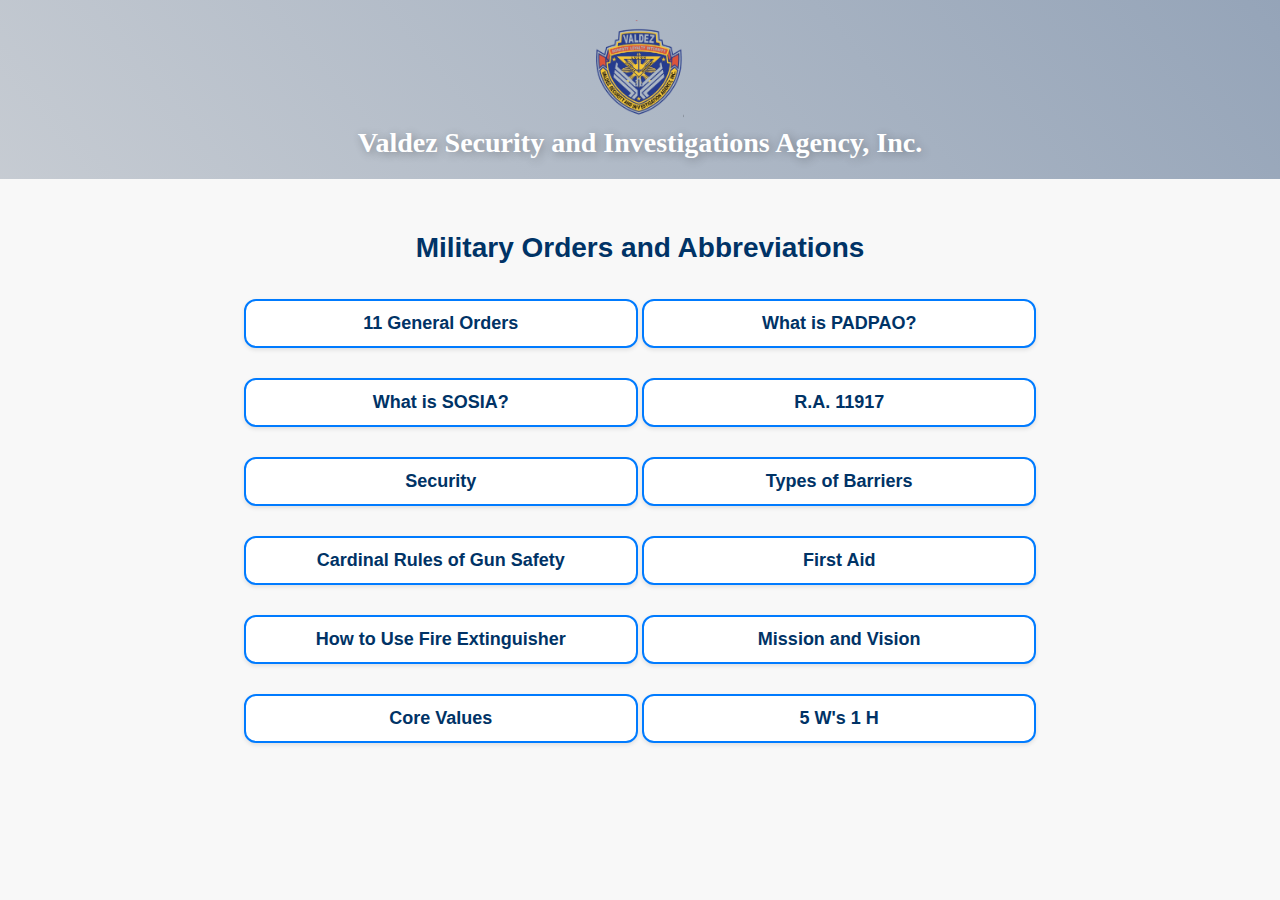
<file: index.html>
<!DOCTYPE html>
<html lang="en">
<head>
    <meta charset="UTF-8">
    <meta name="viewport" content="width=device-width, initial-scale=1.0">
    <title>Security Guard Recitation</title>
    <style>
        /* General Body Styles */
        body {
            font-family: 'Arial', sans-serif;
            margin: 0;
            padding: 0;
            background-color: #f8f8f8;
            color: #333;
            box-sizing: border-box;
        }

        /* Header Section */
        header {
            color: white;
            text-align: center;
            padding: 20px 0;
            animation: gradientAnimation 15s infinite alternate;
            background: linear-gradient(50deg, #E0E0E0, #4C6A92, #F3E2A9);
            background-size: 600% 600%;
            display: flex;
            flex-direction: column;
            align-items: center;
        }

        header img {
            width: 100px;
            height: auto;
            margin-bottom: 5px;
        }

        header h1 {
            font-family: 'Times New Roman', serif;
            font-size: 28px;
            font-weight: bold;
            text-shadow: 2px 2px 10px rgba(0, 0, 0, 0.3);
            color: #ffffff;
            margin: 0;
        }

        main {
            text-align: center;
            padding: 30px 20px;
            max-width: 800px;
            margin: 0 auto;
        }

        h2 {
            font-size: 28px;
            color: #003366;
            margin-bottom: 20px;
            font-weight: 700;
        }

        .title {
            font-size: 18px;
            font-weight: bold;
            cursor: pointer;
            color: #003366;
            margin: 15px 0;
            padding: 12px 20px;
            background-color: #ffffff;
            border: 2px solid #007BFF;
            border-radius: 12px;
            width: 80%;
            max-width: 350px;
            transition: all 0.3s ease-in-out;
            box-shadow: 0 2px 4px rgba(0, 0, 0, 0.1);
            display: inline-block;
        }

        .title:hover {
            background-color: #007BFF;
            color: white;
            border-color: #0056b3;
            transform: scale(1.03);
        }

        .title:active {
            background-color: #0056b3;
            border-color: #003366;
            transform: scale(1.02);
        }

        .page-transition {
            opacity: 1;
            transition: opacity 1s ease-in-out;
        }

        .page-transition.fade {
            opacity: 0;
        }

        @keyframes gradientAnimation {
            0% {
                background-position: 0% 50%;
            }
            50% {
                background-position: 100% 50%;
            }
            100% {
                background-position: 0% 50%;
            }
        }

        .back-btn {
            background-color: #007BFF;
            color: white;
            border: none;
            padding: 10px 20px;
            cursor: pointer;
            border-radius: 5px;
            margin-top: 30px;
            font-size: 16px;
            transition: background-color 0.3s;
        }

        .back-btn:hover {
            background-color: #0056b3;
        }

        @media (max-width: 768px) {
            header h1 {
                font-size: 24px;
            }

            header img {
                width: 80px;
            }

            .title {
                font-size: 16px;
                padding: 10px 15px;
                width: 90%;
            }

            h2 {
                font-size: 24px;
            }

            .back-btn {
                font-size: 14px;
                padding: 8px 15px;
            }
        }
    </style>
</head>
<body>

    <header>
        <a href="https://valdezsecurity.com/" target="_blank">
            <img src="Images/Valdez_Logo-removebg-preview.png" alt="VSIAI Logo">
        </a>
        <h1>Valdez Security and Investigations Agency, Inc.</h1>
    </header>

    <main>
        <h2>Military Orders and Abbreviations</h2>

        <!-- Clickable Titles -->
        <div class="title" id="general-orders" onclick="redirectWithTransition('general-orders')">11 General Orders</div>
        <div class="title" id="padpao" onclick="redirectWithTransition('padpao')">What is PADPAO?</div>
        <div class="title" id="sosia" onclick="redirectWithTransition('sosia')">What is SOSIA?</div>
        <div class="title" id="ra11917" onclick="redirectWithTransition('ra11917')">R.A. 11917</div>
        <div class="title" id="security" onclick="redirectWithTransition('security')">Security</div>
        <div class="title" id="typesofbarriers" onclick="redirectWithTransition('typesofbarriers')">Types of Barriers</div>
        <div class="title" id="cardinalrulesofgunsafety" onclick="redirectWithTransition('cardinalrulesofgunsafety')">Cardinal Rules of Gun Safety</div>
        <div class="title" id="firstaid" onclick="redirectWithTransition('firstaid')">First Aid</div>
        <div class="title" id="fireextinguisher" onclick="redirectWithTransition('fireextinguisher')">How to Use Fire Extinguisher</div>
        <div class="title" id="mission-and-vision" onclick="redirectWithTransition('mission-and-vision')">Mission and Vision</div>
        <div class="title" id="core-values" onclick="redirectWithTransition('core-values')">Core Values</div>

        <!-- New Link to 5W1H -->
        <div class="title" id="5w1h" onclick="redirectWithTransition('5w1h')">5 W's 1 H</div>
    </main>

    <script>
        function redirectWithTransition(page) {
            var titleElement = document.getElementById(page);
            titleElement.classList.add('fade-out');

            setTimeout(function() {
                const pages = {
                    'general-orders': 'general-orders.html',
                    'padpao': 'padpao.html',
                    'sosia': 'sosia.html',
                    'ra11917': 'ra11917.html',
                    'security': 'security.html',
                    'typesofbarriers': 'typesofbarriers.html',
                    'cardinalrulesofgunsafety': 'cardinalrulesofgunsafety.html',
                    'firstaid': 'firstaid.html',
                    'fireextinguisher': 'fireextinguisher.html',
                    'mission-and-vision': 'missionandvision.html',
                    'core-values': 'corevalues.html',
                    '5w1h': '5w1h.html'  // Path to the new page
                };

                if (pages[page]) {
                    window.location.href = pages[page];
                } else {
                    console.error("Page not found: " + page);
                }
            }, 300);
        }
    </script>

</body>
</html>
</file>
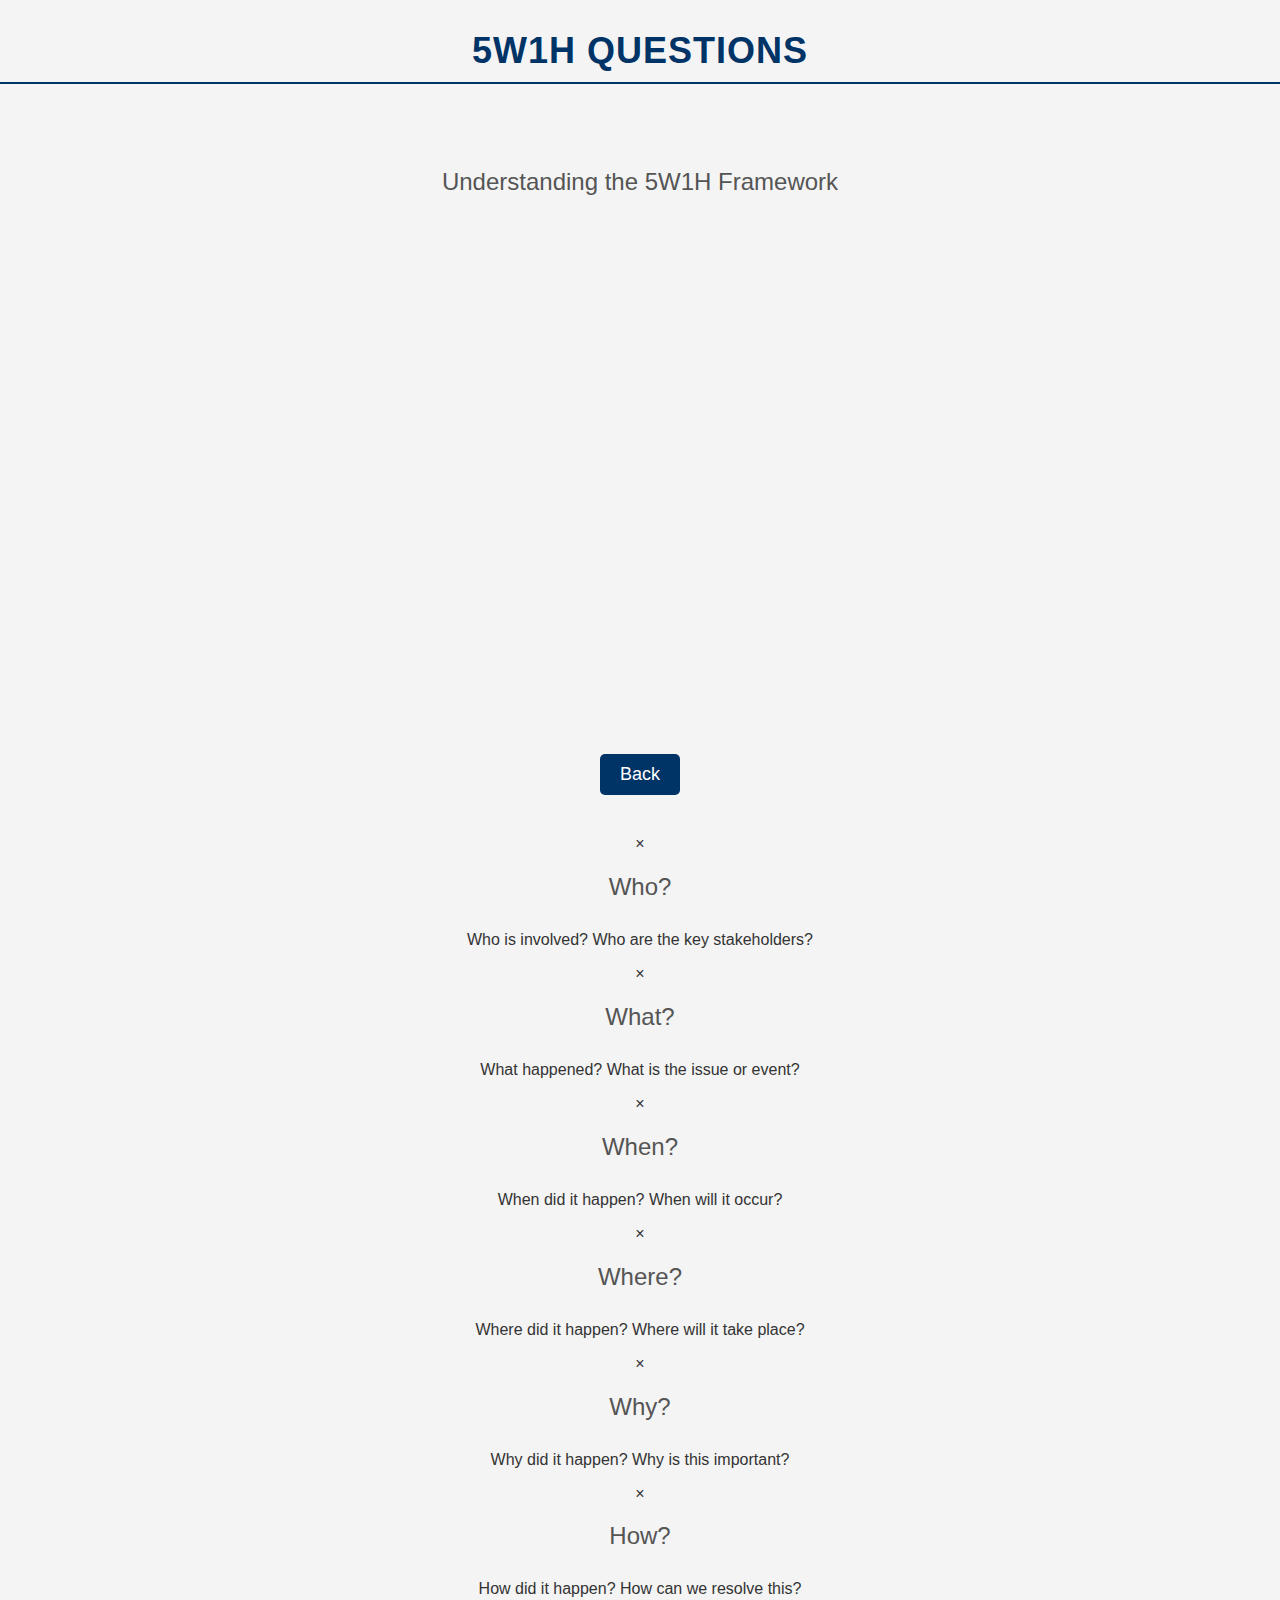
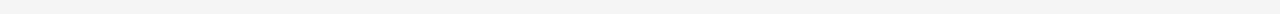
<file: 5W1H.html>
<!DOCTYPE html>
<html lang="en">
<head>
    <meta charset="UTF-8">
    <meta name="viewport" content="width=device-width, initial-scale=1.0">
    <title>5W1H Questions</title>
    <style>
        /* General Body Styles */
        body {
            font-family: "Arial", sans-serif;
            background-color: #f4f4f4;
            margin: 0;
            padding: 0;
            color: #333;
            text-align: center;
        }

        /* Header Styling */
        h1 {
            font-size: 36px;
            color: #003366;
            margin-top: 30px;
            text-transform: uppercase;
            font-weight: bold;
            border-bottom: 2px solid #003366;
            padding-bottom: 10px;
            letter-spacing: 1px;
            animation: fadeIn 1s ease-out;
        }

        /* Main Content Styling */
        main {
            text-align: center;
            padding: 40px 20px;
        }

        /* Header Subtitle */
        h2 {
            font-size: 24px;
            color: #555;
            margin-bottom: 30px;
            font-weight: 400;
            animation: fadeIn 2s ease-out 0.5s;
        }

        /* 5W1H List */
        .question-list {
            display: flex;
            flex-direction: column;
            align-items: center;
            margin-top: 30px;
            opacity: 0;
            animation: fadeInUp 1s forwards;
        }

        .question-item {
            background-color: #ffffff;
            padding: 20px 30px;
            border-radius: 8px;
            margin: 10px 0;
            width: 80%;
            max-width: 500px;
            font-size: 20px;
            font-weight: bold;
            color: #003366;
            box-shadow: 0 4px 10px rgba(0, 0, 0, 0.1);
            cursor: pointer;
            transition: transform 0.3s ease, background-color 0.3s ease;
            opacity: 0;
            animation: slideIn 0.6s forwards;
        }

        /* Hover effects for question items */
        .question-item:hover {
            transform: translateY(-5px);
            background-color: #003366;
            color: #ffffff;
        }

        /* Back Button Styling */
        .back-btn {
            padding: 10px 20px;
            background-color: #003366;
            color: white;
            border: none;
            border-radius: 5px;
            cursor: pointer;
            font-size: 18px;
            margin-top: 30px;
            transition: background-color 0.3s ease;
        }

        .back-btn:hover {
            background-color: #002244;
        }

        /* Animations */
        @keyframes fadeIn {
            0% { opacity: 0; }
            100% { opacity: 1; }
        }

        @keyframes fadeInUp {
            0% { opacity: 0; transform: translateY(20px); }
            100% { opacity: 1; transform: translateY(0); }
        }

        @keyframes slideIn {
            0% { opacity: 0; transform: translateX(-100px); }
            100% { opacity: 1; transform: translateX(0); }
        }

        /* Responsive Styles */
        @media (max-width: 768px) {
            .question-item {
                font-size: 18px;
                width: 90%;
            }

            h1 {
                font-size: 28px;
            }

            h2 {
                font-size: 20px;
            }

            .back-btn {
                font-size: 16px;
                padding: 8px 16px;
            }
        }
    </style>
</head>
<body>

    <!-- Header Section -->
    <header>
        <h1>5W1H Questions</h1>
    </header>

    <!-- Main Content -->
    <main>
        <h2>Understanding the 5W1H Framework</h2>

        <!-- List of Questions -->
        <div class="question-list">
            <div class="question-item" onclick="showModal('who-info')">1. Who?</div>
            <div class="question-item" onclick="showModal('what-info')">2. What?</div>
            <div class="question-item" onclick="showModal('when-info')">3. When?</div>
            <div class="question-item" onclick="showModal('where-info')">4. Where?</div>
            <div class="question-item" onclick="showModal('why-info')">5. Why?</div>
            <div class="question-item" onclick="showModal('how-info')">6. How?</div>
        </div>

        <!-- Back Button -->
        <button class="back-btn" onclick="window.history.back();">Back</button>
    </main>

    <!-- Modal for displaying information -->
    <div id="who-info" class="modal">
        <div class="modal-content">
            <span class="close" onclick="closeModal('who-info')">&times;</span>
            <h2>Who?</h2>
            <p>Who is involved? Who are the key stakeholders?</p>
        </div>
    </div>

    <div id="what-info" class="modal">
        <div class="modal-content">
            <span class="close" onclick="closeModal('what-info')">&times;</span>
            <h2>What?</h2>
            <p>What happened? What is the issue or event?</p>
        </div>
    </div>

    <div id="when-info" class="modal">
        <div class="modal-content">
            <span class="close" onclick="closeModal('when-info')">&times;</span>
            <h2>When?</h2>
            <p>When did it happen? When will it occur?</p>
        </div>
    </div>

    <div id="where-info" class="modal">
        <div class="modal-content">
            <span class="close" onclick="closeModal('where-info')">&times;</span>
            <h2>Where?</h2>
            <p>Where did it happen? Where will it take place?</p>
        </div>
    </div>

    <div id="why-info" class="modal">
        <div class="modal-content">
            <span class="close" onclick="closeModal('why-info')">&times;</span>
            <h2>Why?</h2>
            <p>Why did it happen? Why is this important?</p>
        </div>
    </div>

    <div id="how-info" class="modal">
        <div class="modal-content">
            <span class="close" onclick="closeModal('how-info')">&times;</span>
            <h2>How?</h2>
            <p>How did it happen? How can we resolve this?</p>
        </div>
    </div>

    <!-- JavaScript -->
    <script>
        // Function to show the modal
        function showModal(infoId) {
            const modal = document.getElementById(infoId);
            modal.style.display = "block";
        }

        // Function to close the modal
        function closeModal(infoId) {
            const modal = document.getElementById(infoId);
            modal.style.display = "none";
        }

        // Close the modal if the user clicks anywhere outside of it
        window.onclick = function(event) {
            const modals = document.querySelectorAll('.modal');
            modals.forEach(function(modal) {
                if (event.target === modal) {
                    modal.style.display = "none";
                }
            });
        }
    </script>

</body>
</html>
</file>
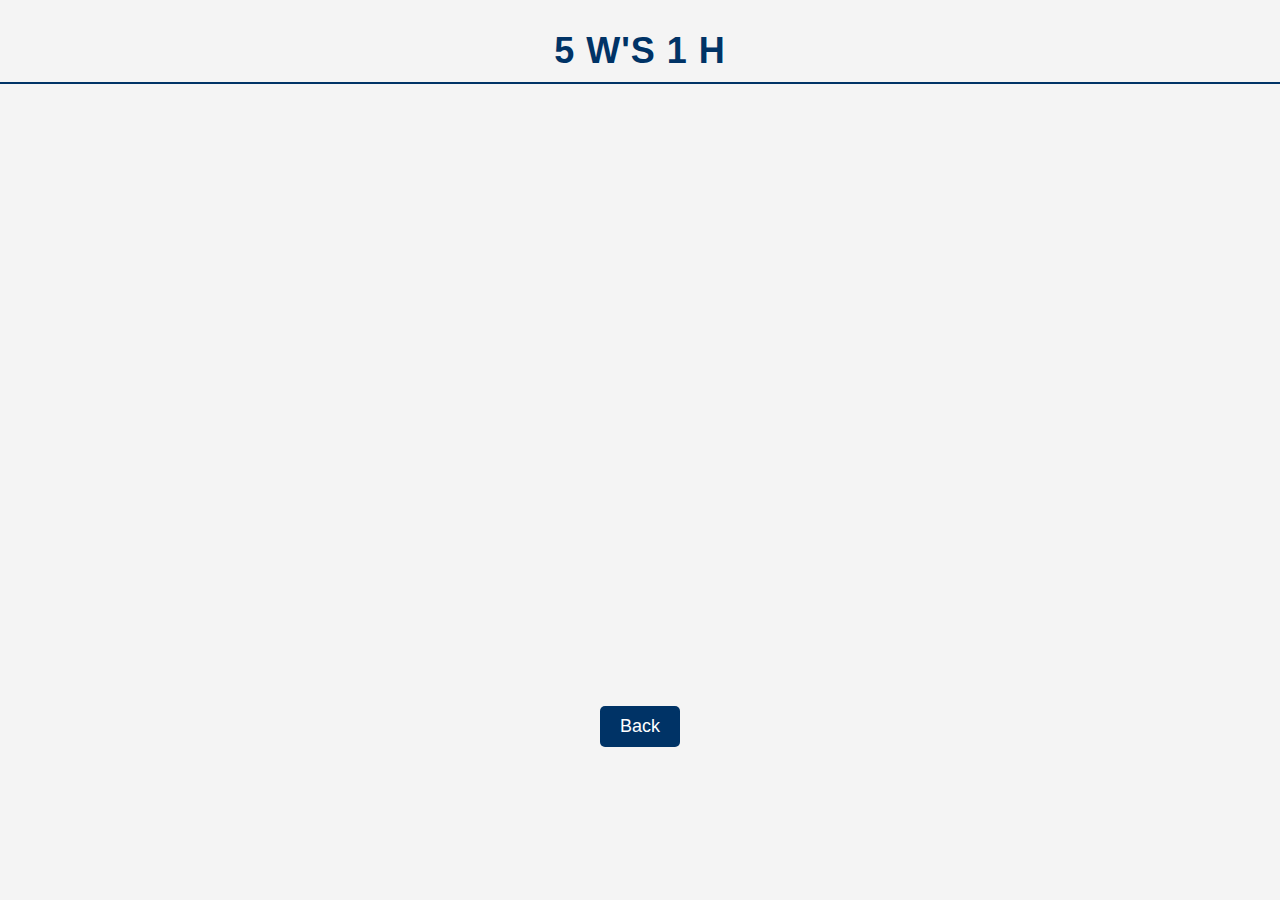
<file: 5w1h.html>
<!DOCTYPE html>
<html lang="en">
<head>
    <meta charset="UTF-8">
    <meta name="viewport" content="width=device-width, initial-scale=1.0">
    <title>5 W's 1 H</title>
    <style>
        /* General Body Styles */
        body {
            font-family: "Arial", sans-serif;
            background-color: #f4f4f4;
            margin: 0;
            padding: 0;
            color: #333;
            text-align: center;
        }

        /* Header Styling */
        h1 {
            font-size: 36px;
            color: #003366;
            margin-top: 30px;
            text-transform: uppercase;
            font-weight: bold;
            border-bottom: 2px solid #003366;
            padding-bottom: 10px;
            letter-spacing: 1px;
            animation: fadeIn 1s ease-out;
        }

        /* Main Content Styling */
        main {
            text-align: center;
            padding: 40px 20px;
        }

        /* 5W1H List (Clickable Items) */
        .question-list {
            display: flex;
            flex-direction: column;
            align-items: center;
            margin-top: 30px;
            opacity: 0;
            animation: fadeInUp 1s forwards;
        }

        .question-item {
            background-color: #ffffff;
            padding: 20px 30px;
            border-radius: 8px;
            margin: 10px 0;
            width: 80%;
            max-width: 500px;
            font-size: 20px;
            font-weight: bold;
            color: #003366;
            box-shadow: 0 4px 10px rgba(0, 0, 0, 0.1);
            cursor: pointer;
            transition: transform 0.3s ease, background-color 0.3s ease;
            opacity: 0;
            animation: slideIn 0.6s forwards;
        }

        /* Hover effects for question items */
        .question-item:hover {
            transform: translateY(-5px);
            background-color: #003366;
            color: #ffffff;
        }

        /* Modal Styles */
        /* The modal background */
        .modal {
            display: none; /* Hidden by default */
            position: fixed;
            z-index: 1; /* Sit on top */
            left: 0;
            top: 0;
            width: 100%;
            height: 100%;
            overflow: auto; /* Enable scroll if needed */
            background-color: rgba(0, 0, 0, 0.4); /* Black w/ opacity */
            padding-top: 60px;
        }

        /* Modal Content */
        .modal-content {
            background-color: #fff;
            margin: 5% auto;
            padding: 20px;
            border-radius: 8px;
            width: 80%;
            max-width: 500px;
            box-shadow: 0 4px 10px rgba(0, 0, 0, 0.2);
        }

        /* Close Button */
        .close {
            color: #aaa;
            float: right;
            font-size: 28px;
            font-weight: bold;
        }

        .close:hover,
        .close:focus {
            color: black;
            text-decoration: none;
            cursor: pointer;
        }

        /* Back Button Styling */
        .back-btn {
            padding: 10px 20px;
            background-color: #003366;
            color: white;
            border: none;
            border-radius: 5px;
            cursor: pointer;
            font-size: 18px;
            margin-top: 30px;
            transition: background-color 0.3s ease;
        }

        .back-btn:hover {
            background-color: #002244;
        }

        /* Animations */
        @keyframes fadeIn {
            0% { opacity: 0; }
            100% { opacity: 1; }
        }

        @keyframes fadeInUp {
            0% { opacity: 0; transform: translateY(20px); }
            100% { opacity: 1; transform: translateY(0); }
        }

        @keyframes slideIn {
            0% { opacity: 0; transform: translateX(-100px); }
            100% { opacity: 1; transform: translateX(0); }
        }

        /* Responsive Styles */
        @media (max-width: 768px) {
            .question-item {
                font-size: 18px;
                width: 90%;
            }

            h1 {
                font-size: 28px;
            }

            .back-btn {
                font-size: 16px;
                padding: 8px 16px;
            }
        }
    </style>
</head>
<body>

    <!-- Header Section -->
    <header>
        <h1>5 W's 1 H</h1>
    </header>

    <!-- Main Content -->
    <main>
        <!-- List of Questions with Animation -->
        <div class="question-list">
            <div class="question-item" onclick="showModal('who-info')">1. Who</div>
            <div class="question-item" onclick="showModal('what-info')">2. What</div>
            <div class="question-item" onclick="showModal('when-info')">3. When</div>
            <div class="question-item" onclick="showModal('where-info')">4. Where</div>
            <div class="question-item" onclick="showModal('why-info')">5. Why</div>
            <div class="question-item" onclick="showModal('how-info')">6. How</div>
        </div>

        <!-- Back Button -->
        <button class="back-btn" onclick="window.history.back();">Back</button>
    </main>

    <!-- Modal for displaying information -->
    <div id="who-info" class="modal">
        <div class="modal-content">
            <span class="close" onclick="closeModal('who-info')">&times;</span>
            <h2>Who</h2>
            <p>The person or group involved in the situation.</p>
        </div>
    </div>

    <div id="what-info" class="modal">
        <div class="modal-content">
            <span class="close" onclick="closeModal('what-info')">&times;</span>
            <h2>What</h2>
            <p>The event or action that took place.</p>
        </div>
    </div>

    <div id="when-info" class="modal">
        <div class="modal-content">
            <span class="close" onclick="closeModal('when-info')">&times;</span>
            <h2>When</h2>
            <p>The time or date when the event happened.</p>
        </div>
    </div>

    <div id="where-info" class="modal">
        <div class="modal-content">
            <span class="close" onclick="closeModal('where-info')">&times;</span>
            <h2>Where</h2>
            <p>The location or place where the event occurred.</p>
        </div>
    </div>

    <div id="why-info" class="modal">
        <div class="modal-content">
            <span class="close" onclick="closeModal('why-info')">&times;</span>
            <h2>Why</h2>
            <p>The reason or cause behind the event.</p>
        </div>
    </div>

    <div id="how-info" class="modal">
        <div class="modal-content">
            <span class="close" onclick="closeModal('how-info')">&times;</span>
            <h2>How</h2>
            <p>The method or process used to carry out the event.</p>
        </div>
    </div>

    <!-- JavaScript -->
    <script>
        // Function to show the modal
        function showModal(infoId) {
            const modal = document.getElementById(infoId);
            modal.style.display = "block";
        }

        // Function to close the modal
        function closeModal(infoId) {
            const modal = document.getElementById(infoId);
            modal.style.display = "none";
        }

        // Close the modal if the user clicks anywhere outside of it
        window.onclick = function(event) {
            const modals = document.querySelectorAll('.modal');
            modals.forEach(function(modal) {
                if (event.target === modal) {
                    modal.style.display = "none";
                }
            });
        }
    </script>

</body>
</html>
</file>
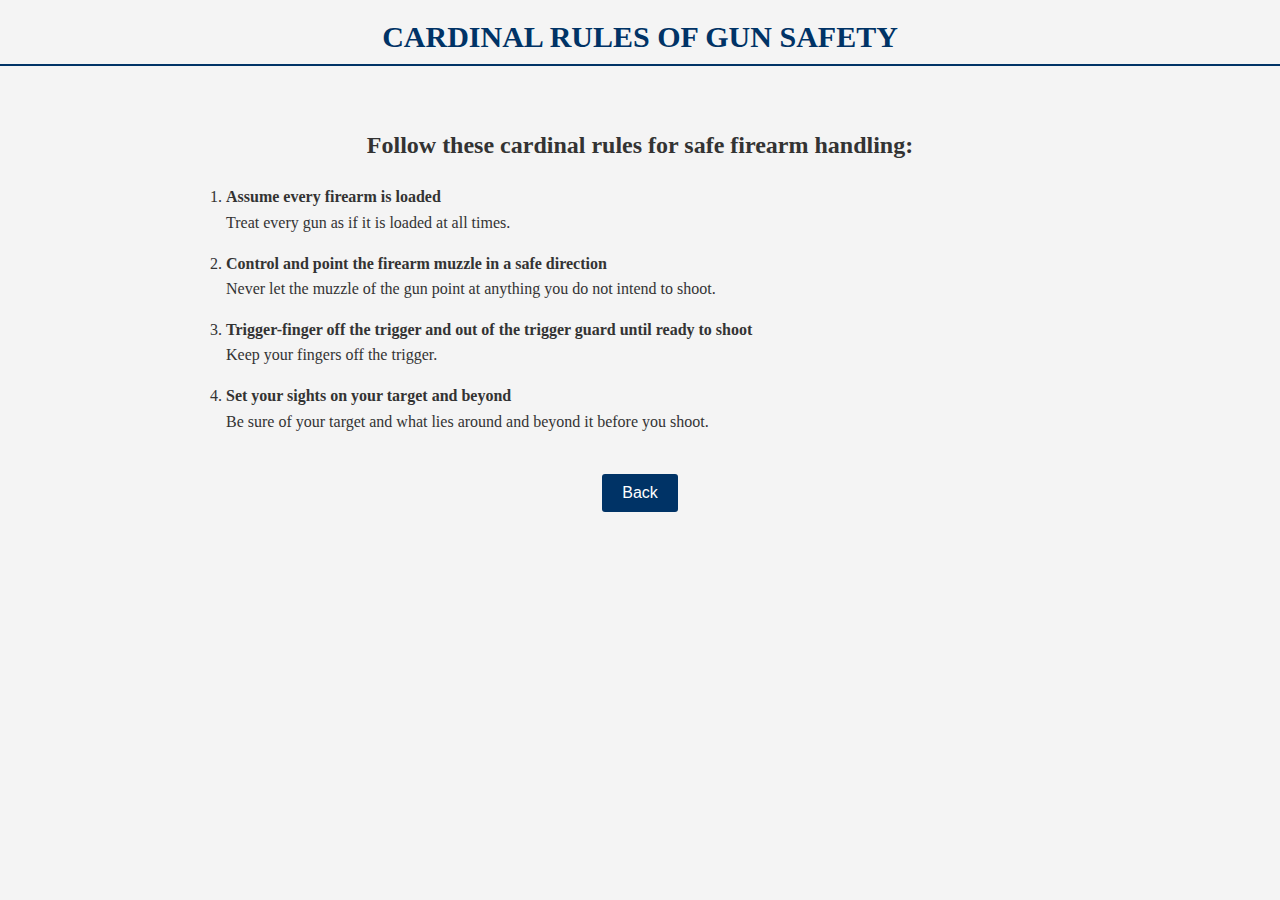
<file: cardinalrulesofgunsafety.html>
<!DOCTYPE html>
<html lang="en">
<head>
    <meta charset="UTF-8">
    <meta name="viewport" content="width=device-width, initial-scale=1.0">
    <title>Cardinal Rules of Gun Safety</title>
    <style>
        /* General Body Styles */
        body {
            font-family: "Times New Roman", Times, serif;
            background-color: #f4f4f4;
            margin: 0;
            padding: 0;
            color: #333;
            text-align: center;
        }

        /* Header Styling */
        h1 {
            font-size: 30px;
            color: #003366;
            margin-top: 20px;
            text-transform: uppercase;
            font-weight: bold;
            border-bottom: 2px solid #003366;
            padding-bottom: 10px;
        }

        /* Main Content Styling */
        main {
            text-align: center;
            padding: 20px;
            font-size: 16px;
            line-height: 1.6;
        }

        /* Underline Important Text */
        .underline {
            text-decoration: underline;
            font-weight: bold;
        }

        /* Ordered List Styling */
        ol {
            text-align: left;
            list-style-type: decimal;
            padding-left: 40px;
            width: 70%;
            margin: 20px auto;
        }

        ol li {
            margin-bottom: 15px;
        }

        /* Back Button Styles */
        .back-btn {
            padding: 10px 20px;
            background-color: #003366;
            color: white;
            border: none;
            border-radius: 3px;
            cursor: pointer;
            font-size: 16px;
            margin-top: 20px;
        }

        .back-btn:hover {
            background-color: #002244;
        }

        /* Responsive Styles */
        @media (max-width: 768px) {
            body {
                padding: 10px;
            }

            main {
                padding: 10px;
            }

            ol {
                width: 90%;
            }
        }
    </style>
</head>
<body>

    <!-- Header Section -->
    <header>
        <h1>Cardinal Rules of Gun Safety</h1>
    </header>

    <!-- Main Content -->
    <main>
        <h2>Follow these cardinal rules for safe firearm handling:</h2>

        <!-- Ordered List of Cardinal Rules -->
        <ol>
            <li><strong>Assume every firearm is loaded</strong><br> Treat every gun as if it is loaded at all times.</li>
            <li><strong>Control and point the firearm muzzle in a safe direction</strong><br> Never let the muzzle of the gun point at anything you do not intend to shoot.</li>
            <li><strong>Trigger-finger off the trigger and out of the trigger guard until ready to shoot</strong><br> Keep your fingers off the trigger.</li>
            <li><strong>Set your sights on your target and beyond</strong><br> Be sure of your target and what lies around and beyond it before you shoot.</li>
        </ol>

        <!-- Back Button -->
        <button class="back-btn" onclick="window.history.back();">Back</button>
    </main>

</body>
</html>
</file>
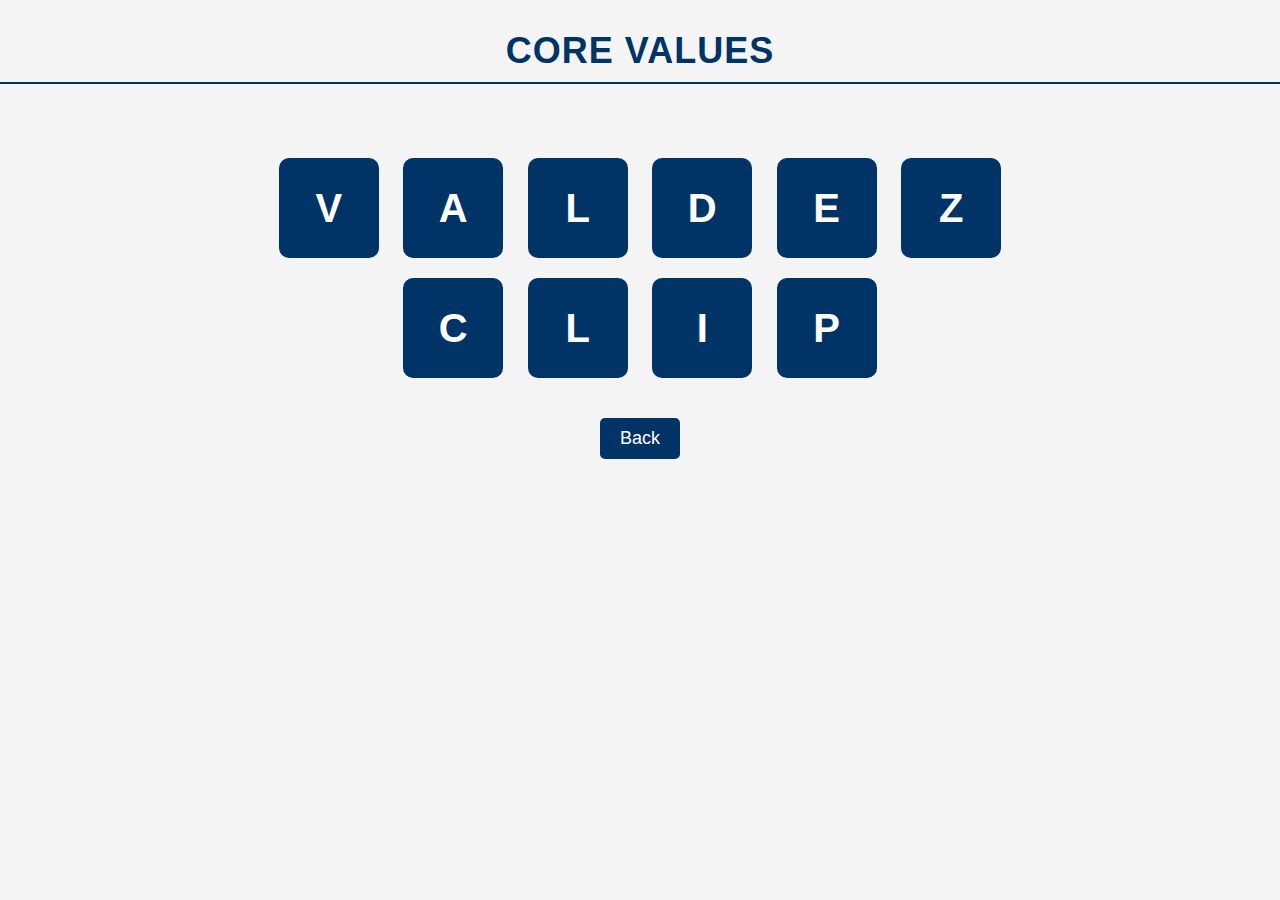
<file: corevalues.html>
<!DOCTYPE html>
<html lang="en">
<head>
    <meta charset="UTF-8">
    <meta name="viewport" content="width=device-width, initial-scale=1.0">
    <title>Core Values (VALDEZ & CLIP)</title>
    <style>
        /* General Body Styles */
        body {
            font-family: "Arial", sans-serif;
            background-color: #f4f4f4;
            margin: 0;
            padding: 0;
            color: #333;
            text-align: center;
        }

        /* Header Styling */
        h1 {
            font-size: 36px;
            color: #003366;
            margin-top: 30px;
            text-transform: uppercase;
            font-weight: bold;
            border-bottom: 2px solid #003366;
            padding-bottom: 10px;
            letter-spacing: 1px;
            animation: fadeIn 1s ease-out;
        }

        /* Main Content Styling */
        main {
            text-align: center;
            padding: 40px 20px;
        }

        /* Core Values Letters */
        .core-letter {
            font-size: 40px; /* Font size for letters */
            font-weight: bold;
            cursor: pointer;
            margin: 10px;
            padding: 15px;
            background-color: #003366;
            color: white;
            border-radius: 10px;
            transition: background-color 0.3s, transform 0.3s;
            display: inline-block;
            width: 70px; /* Set a consistent width */
            height: 70px; /* Set a consistent height */
            line-height: 70px; /* Center text vertically */
        }

        /* Hover Effect for Each Letter */
        .core-letter:hover {
            background-color: #0056b3;
            transform: scale(1.1);
        }

        /* Modal Styles */
        /* The modal background */
        .modal {
            display: none; /* Hidden by default */
            position: fixed;
            z-index: 1; /* Sit on top */
            left: 0;
            top: 0;
            width: 100%;
            height: 100%;
            overflow: auto; /* Enable scroll if needed */
            background-color: rgba(0, 0, 0, 0.4); /* Black w/ opacity */
            padding-top: 60px;
        }

        /* Modal Content */
        .modal-content {
            background-color: #fff;
            margin: 5% auto;
            padding: 20px;
            border-radius: 8px;
            width: 80%;
            max-width: 500px;
            box-shadow: 0 4px 10px rgba(0, 0, 0, 0.2);
        }

        /* Close Button */
        .close {
            color: #aaa;
            float: right;
            font-size: 28px;
            font-weight: bold;
            cursor: pointer;
        }

        .close:hover,
        .close:focus {
            color: black;
            text-decoration: none;
        }

        /* Back Button Styling */
        .back-btn {
            padding: 10px 20px;
            background-color: #003366;
            color: white;
            border: none;
            border-radius: 5px;
            cursor: pointer;
            font-size: 18px;
            margin-top: 30px;
            transition: background-color 0.3s ease;
        }

        .back-btn:hover {
            background-color: #002244;
        }

        /* Animations */
        @keyframes fadeIn {
            0% { opacity: 0; }
            100% { opacity: 1; }
        }

        /* Responsive Styles */
        @media (max-width: 768px) {
            .core-letter {
                font-size: 30px;
                width: 60px;
                height: 60px;
            }

            h1 {
                font-size: 28px;
            }
        }
    </style>
</head>
<body>

    <!-- Header Section -->
    <header>
        <h1>Core Values</h1>
    </header>

    <!-- Main Content for Core Values -->
    <main>
        <!-- Core Value Letters (V A L D E Z) -->
        <div>
            <span class="core-letter" onclick="showModal('visionary-info')">V</span>
            <span class="core-letter" onclick="showModal('authentic-info')">A</span>
            <span class="core-letter" onclick="showModal('learner-info')">L</span>
            <span class="core-letter" onclick="showModal('disciplined-info')">D</span>
            <span class="core-letter" onclick="showModal('empowered-info')">E</span>
            <span class="core-letter" onclick="showModal('zealous-info')">Z</span>
        </div>

        <!-- Core Value Letters (C L I P) -->
        <div>
            <span class="core-letter" onclick="showModal('character-info')">C</span>
            <span class="core-letter" onclick="showModal('love-info')">L</span>
            <span class="core-letter" onclick="showModal('integrity-info')">I</span>
            <span class="core-letter" onclick="showModal('professionalism-info')">P</span>
        </div>

        <!-- Back Button -->
        <button class="back-btn" onclick="window.history.back();">Back</button>
    </main>

    <!-- Modal for displaying information -->
    <div id="visionary-info" class="modal">
        <div class="modal-content">
            <span class="close" onclick="closeModal('visionary-info')">&times;</span>
            <h2>Visionary</h2>
            <p>Having a clear direction towards our purpose to serve, bigger than ourselves, to change lives for the better.</p>
        </div>
    </div>

    <div id="authentic-info" class="modal">
        <div class="modal-content">
            <span class="close" onclick="closeModal('authentic-info')">&times;</span>
            <h2>Authentic</h2>
            <p>Being real and aligned with our thoughts, feelings, sayings, and doings.</p>
        </div>
    </div>

    <div id="learner-info" class="modal">
        <div class="modal-content">
            <span class="close" onclick="closeModal('learner-info')">&times;</span>
            <h2>Learner</h2>
            <p>Having a "growth mindset", a life committed to continual personal growth, because change is essential.</p>
        </div>
    </div>

    <div id="disciplined-info" class="modal">
        <div class="modal-content">
            <span class="close" onclick="closeModal('disciplined-info')">&times;</span>
            <h2>Disciplined</h2>
            <p>Starting with self-awareness and doing the right thing every day. Habits, consistency, and systems are keys.</p>
        </div>
    </div>

    <div id="empowered-info" class="modal">
        <div class="modal-content">
            <span class="close" onclick="closeModal('empowered-info')">&times;</span>
            <h2>Empowered</h2>
            <p>Believing in our people, giving them resources, encouraging and building to lead the self and others.</p>
        </div>
    </div>

    <div id="zealous-info" class="modal">
        <div class="modal-content">
            <span class="close" onclick="closeModal('zealous-info')">&times;</span>
            <h2>Zealous</h2>
            <p>Knowing the truth and living by faith. God transforming our hearts and minds from inside out.</p>
        </div>
    </div>

    <div id="character-info" class="modal">
        <div class="modal-content">
            <span class="close" onclick="closeModal('character-info')">&times;</span>
            <h2>Character</h2>
            <p>Embodying many important traits, the foundation of trust & leadership, that we continue to develop.</p>
        </div>
    </div>

    <div id="love-info" class="modal">
        <div class="modal-content">
            <span class="close" onclick="closeModal('love-info')">&times;</span>
            <h2>Love</h2>
            <p>Our commitment to caring, listening, helping them grow, and supporting them in their journey.</p>
        </div>
    </div>

    <div id="integrity-info" class="modal">
        <div class="modal-content">
            <span class="close" onclick="closeModal('integrity-info')">&times;</span>
            <h2>Integrity</h2>
            <p>Living a life of honesty, truthfulness, and keeping our commitments.</p>
        </div>
    </div>

    <div id="professionalism-info" class="modal">
        <div class="modal-content">
            <span class="close" onclick="closeModal('professionalism-info')">&times;</span>
            <h2>Professionalism</h2>
            <p>Doing what we say, showing up on time, being reliable, and respecting others.</p>
        </div>
    </div>

    <!-- JavaScript -->
    <script>
        // Function to show the modal
        function showModal(infoId) {
            const modal = document.getElementById(infoId);
            modal.style.display = "block";
        }

        // Function to close the modal
        function closeModal(infoId) {
            const modal = document.getElementById(infoId);
            modal.style.display = "none";
        }

        // Close the modal if the user clicks anywhere outside of it
        window.onclick = function(event) {
            const modals = document.querySelectorAll('.modal');
            modals.forEach(function(modal) {
                if (event.target === modal) {
                    modal.style.display = "none";
                }
            });
        }
    </script>

</body>
</html>
</file>
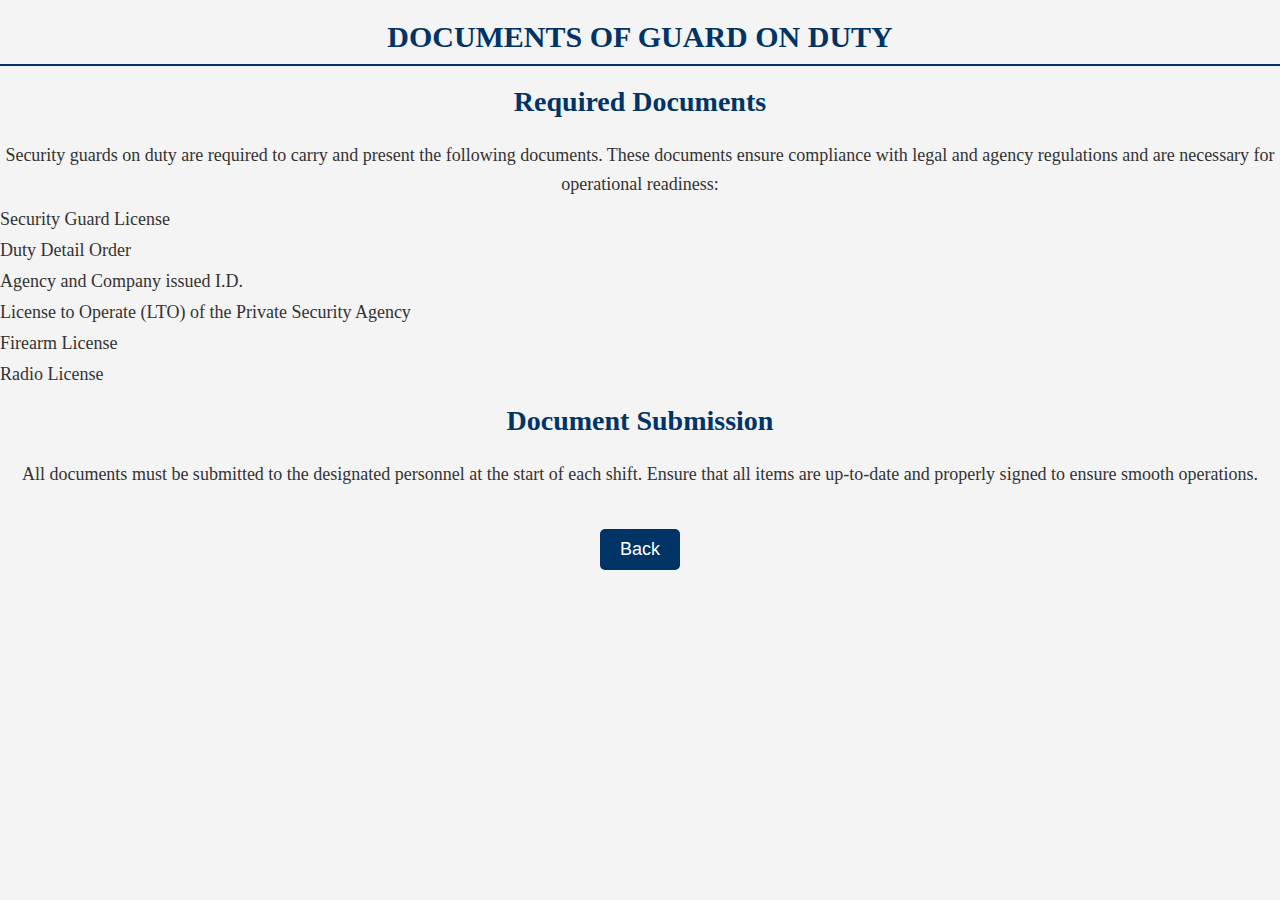
<file: documentsOfGuardOnDuty.html>
<!DOCTYPE html>
<html lang="en">
<head>
    <meta charset="UTF-8">
    <meta name="viewport" content="width=device-width, initial-scale=1.0">
    <title>Documents of Guard on Duty</title>
    <style>
        /* General Body Styles */
        body {
            font-family: "Times New Roman", Times, serif;
            background-color: #f4f4f4;
            margin: 0;
            padding: 0;
            color: #333;
            text-align: center;
        }

        /* Header Styling */
        h1 {
            font-size: 30px; 
            color: #003366;
            margin-top: 20px;
            text-transform: uppercase;
            font-weight: bold;
            border-bottom: 2px solid #003366;
            padding-bottom: 10px;
        }

        h2 {
            font-size: 28px;
            margin-top: 20px;
            color: #003366;
        }

        /* Paragraph Styling */
        p {
            font-size: 18px;
            line-height: 1.6;
            color: #333;
            margin: 10px 0;
        }

        /* List Styling */
        ul {
            list-style-type: none;
            padding: 0;
            font-size: 18px;
            margin: 0;
            text-align: left;
        }

        li {
            margin: 10px 0;
        }

        /* Button Styling */
        button {
            padding: 10px 20px;
            background-color: #003366;
            color: white;
            border: none;
            border-radius: 5px;
            cursor: pointer;
            font-size: 18px;
            margin-top: 30px;
            transition: background-color 0.3s ease;
        }

        button:hover {
            background-color: #0056b3;
        }

        /* Responsive Styles for Smaller Screens */
        @media (max-width: 768px) {
            body {
                padding: 10px;
            }

            h1 {
                font-size: 24px; /* Smaller header on smaller screens */
            }

            h2 {
                font-size: 24px; /* Adjust heading size for smaller screens */
            }

            p {
                font-size: 16px; /* Adjust text size for readability */
            }

            button {
                font-size: 16px; /* Button font size adjustment */
            }
        }
    </style>
</head>
<body>

    <h1>Documents of Guard on Duty</h1>

    <h2>Required Documents</h2>
    <p>Security guards on duty are required to carry and present the following documents. These documents ensure compliance with legal and agency regulations and are necessary for operational readiness:</p>

    <ul>
        <li>Security Guard License</li>
        <li>Duty Detail Order</li>
        <li>Agency and Company issued I.D.</li>
        <li>License to Operate (LTO) of the Private Security Agency</li>
        <li>Firearm License</li>
        <li>Radio License</li>
    </ul>

    <h2>Document Submission</h2>
    <p>All documents must be submitted to the designated personnel at the start of each shift. Ensure that all items are up-to-date and properly signed to ensure smooth operations.</p>

    <!-- Back Button -->
    <button onclick="window.history.back();">Back</button>

</body>
</html>
</file>
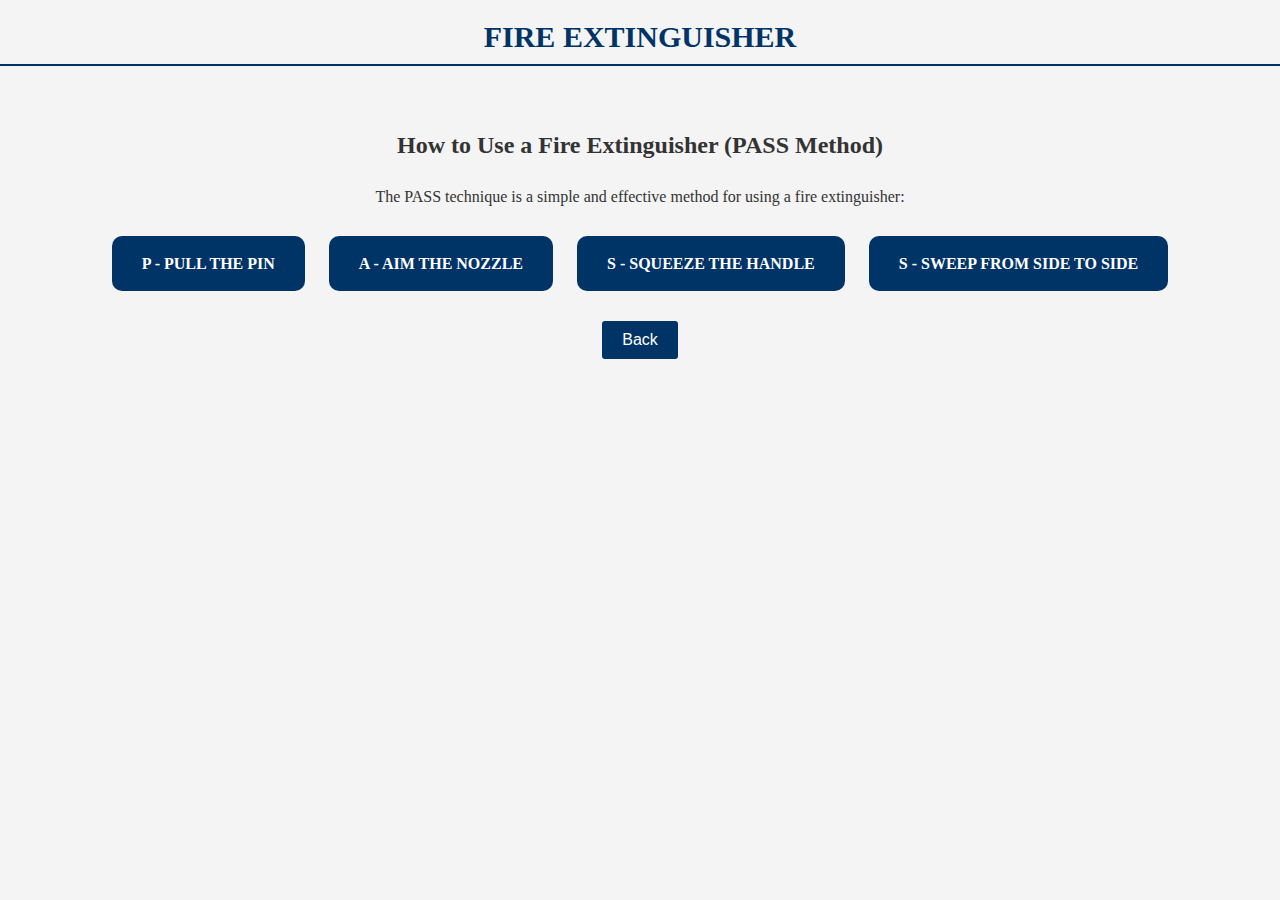
<file: fireextinguisher.html>
<!DOCTYPE html>
<html lang="en">
<head>
    <meta charset="UTF-8">
    <meta name="viewport" content="width=device-width, initial-scale=1.0">
    <title>Fire Extinguisher</title>
    <style>
        /* General Body Styles */
        body {
            font-family: "Times New Roman", Times, serif;
            background-color: #f4f4f4;
            margin: 0;
            padding: 0;
            color: #333;
            text-align: center;
        }

        /* Header Styling */
        h1 {
            font-size: 30px;
            color: #003366;
            margin-top: 20px;
            text-transform: uppercase;
            font-weight: bold;
            border-bottom: 2px solid #003366;
            padding-bottom: 10px;
        }

        /* Main Content Styling */
        main {
            text-align: center;
            padding: 20px;
            font-size: 16px;
            line-height: 1.6;
        }

        /* Underline Important Text */
        .underline {
            text-decoration: underline;
            font-weight: bold;
        }

        /* Highlighting the PASS Steps */
        .pass-step {
            display: inline-block;
            padding: 15px 30px;
            margin: 10px;
            background-color: #003366;
            color: white;
            font-weight: bold;
            text-transform: uppercase;
            border-radius: 10px;
            cursor: pointer;
            transition: background-color 0.3s, transform 0.3s;
        }

        /* Hover Effect for Each Step */
        .pass-step:hover {
            background-color: #0056b3;
            transform: scale(1.1);
        }

        /* Animation for Steps */
        .pass-step:nth-child(1) {
            animation: slide-in 0.5s ease-in-out;
        }
        .pass-step:nth-child(2) {
            animation: slide-in 0.7s ease-in-out;
        }
        .pass-step:nth-child(3) {
            animation: slide-in 0.9s ease-in-out;
        }
        .pass-step:nth-child(4) {
            animation: slide-in 1s ease-in-out;
        }

        /* Keyframes for Slide-In Animation */
        @keyframes slide-in {
            0% {
                transform: translateY(50px);
                opacity: 0;
            }
            100% {
                transform: translateY(0);
                opacity: 1;
            }
        }

        /* Back Button Styles */
        .back-btn {
            padding: 10px 20px;
            background-color: #003366;
            color: white;
            border: none;
            border-radius: 3px;
            cursor: pointer;
            font-size: 16px;
            margin-top: 20px;
        }

        .back-btn:hover {
            background-color: #002244;
        }

        /* Description Styling */
        .description {
            margin-top: 10px;
            padding: 10px;
            background-color: #e9f4ff;
            border-radius: 5px;
            width: 80%;
            margin-left: auto;
            margin-right: auto;
            text-align: left;
            display: none;
        }

        /* Responsive Styles */
        @media (max-width: 768px) {
            body {
                padding: 10px;
            }

            main {
                padding: 10px;
            }

            .pass-step {
                width: 80%;
                font-size: 14px;
                padding: 10px 20px;
            }
        }
    </style>
</head>
<body>

    <!-- Header Section -->
    <header>
        <h1>Fire Extinguisher</h1>
    </header>

    <!-- Main Content -->
    <main>
        <h2>How to Use a Fire Extinguisher (PASS Method)</h2>

        <p>The PASS technique is a simple and effective method for using a fire extinguisher:</p>

        <!-- Highlighted Steps of PASS -->
        <div>
            <div class="pass-step" onclick="showDescription('pull')">P - Pull the Pin</div>
            <div class="pass-step" onclick="showDescription('aim')">A - Aim the Nozzle</div>
            <div class="pass-step" onclick="showDescription('squeeze')">S - Squeeze the Handle</div>
            <div class="pass-step" onclick="showDescription('sweep')">S - Sweep from Side to Side</div>
        </div>

        <!-- Description Areas for Each Step -->
        <div id="pull" class="description">
            <strong>Pull the Pin:</strong><br>
            Pull the pin at the top of the extinguisher, breaking the seal. When in place, the pin keeps the handle from being pressed and accidentally operating the extinguisher. Immediately test the extinguisher (aiming away from the operator). This is to ensure the extinguisher works and also shows the operator how far the stream travels.
        </div>
        <div id="aim" class="description">
            <strong>Aim the Nozzle:</strong><br>
            Approach the fire standing at a safe distance. Aim the nozzle or outlet towards the base of the fire.
        </div>
        <div id="squeeze" class="description">
            <strong>Squeeze the Handle:</strong><br>
            Squeeze the handles together to discharge the extinguishing agent inside. To stop discharge, release the handles.
        </div>
        <div id="sweep" class="description">
            <strong>Sweep from Side to Side:</strong><br>
            Sweep the nozzle from side to side as you approach the fire, directing the extinguishing agent at the base of the flames. After an A-Class fire is extinguished, probe for smoldering hot spots that could reignite the fuel.
        </div>

        <!-- Back Button -->
        <button class="back-btn" onclick="window.history.back();">Back</button>
    </main>

    <script>
        // Function to show description based on the step clicked
        function showDescription(step) {
            // Hide all descriptions first
            const descriptions = document.querySelectorAll('.description');
            descriptions.forEach(description => {
                description.style.display = 'none';
            });

            // Show the selected description
            const description = document.getElementById(step);
            description.style.display = 'block';
        }
    </script>
</body>
</html>
</file>
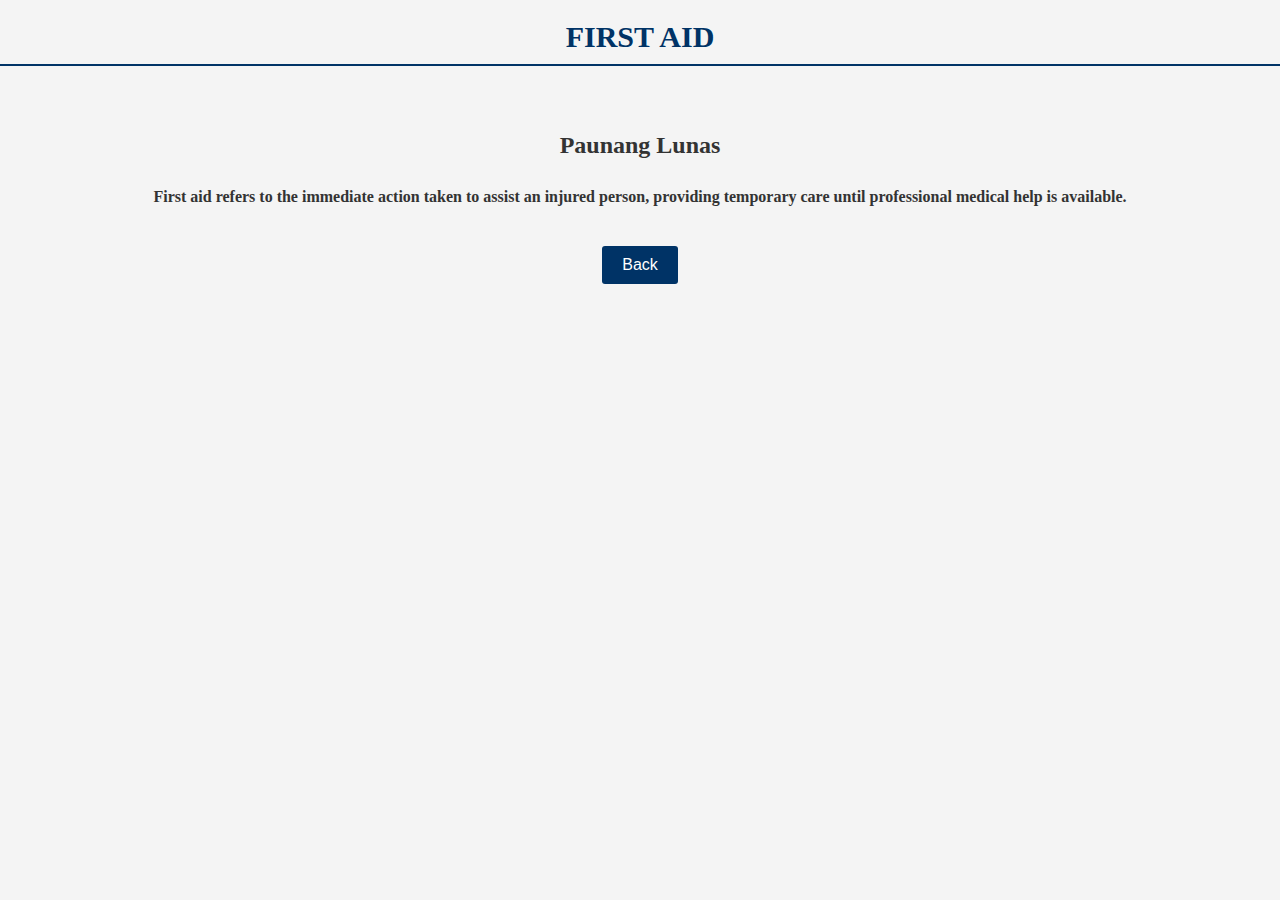
<file: firstaid.html>
<!DOCTYPE html>
<html lang="en">
<head>
    <meta charset="UTF-8">
    <meta name="viewport" content="width=device-width, initial-scale=1.0">
    <title>First Aid</title>
    <style>
        /* General Body Styles */
        body {
            font-family: "Times New Roman", Times, serif;
            background-color: #f4f4f4;
            margin: 0;
            padding: 0;
            color: #333;
            text-align: center;
        }

        /* Header Styling */
        h1 {
            font-size: 30px;
            color: #003366;
            margin-top: 20px;
            text-transform: uppercase;
            font-weight: bold;
            border-bottom: 2px solid #003366;
            padding-bottom: 10px;
        }

        /* Main Content Styling */
        main {
            text-align: center;
            padding: 20px;
            font-size: 16px;
            line-height: 1.6;
        }

        /* Underline Important Text */
        .underline {
            text-decoration: underline;
            font-weight: bold;
        }

        /* Back Button Styles */
        .back-btn {
            padding: 10px 20px;
            background-color: #003366;
            color: white;
            border: none;
            border-radius: 3px;
            cursor: pointer;
            font-size: 16px;
            margin-top: 20px;
        }

        .back-btn:hover {
            background-color: #002244;
        }

        /* Responsive Styles */
        @media (max-width: 768px) {
            body {
                padding: 10px;
            }

            main {
                padding: 10px;
            }
        }
    </style>
</head>
<body>

    <!-- Header Section -->
    <header>
        <h1>First Aid</h1>
    </header>

    <!-- Main Content -->
    <main>
        <h2>Paunang Lunas</h2>
        <p>
            <strong>First aid refers to the immediate action taken to assist an injured person, providing temporary care until professional medical help is available.</strong>
        </p>

        <!-- Back Button -->
        <button class="back-btn" onclick="window.history.back();">Back</button>
    </main>

</body>
</html>
</file>
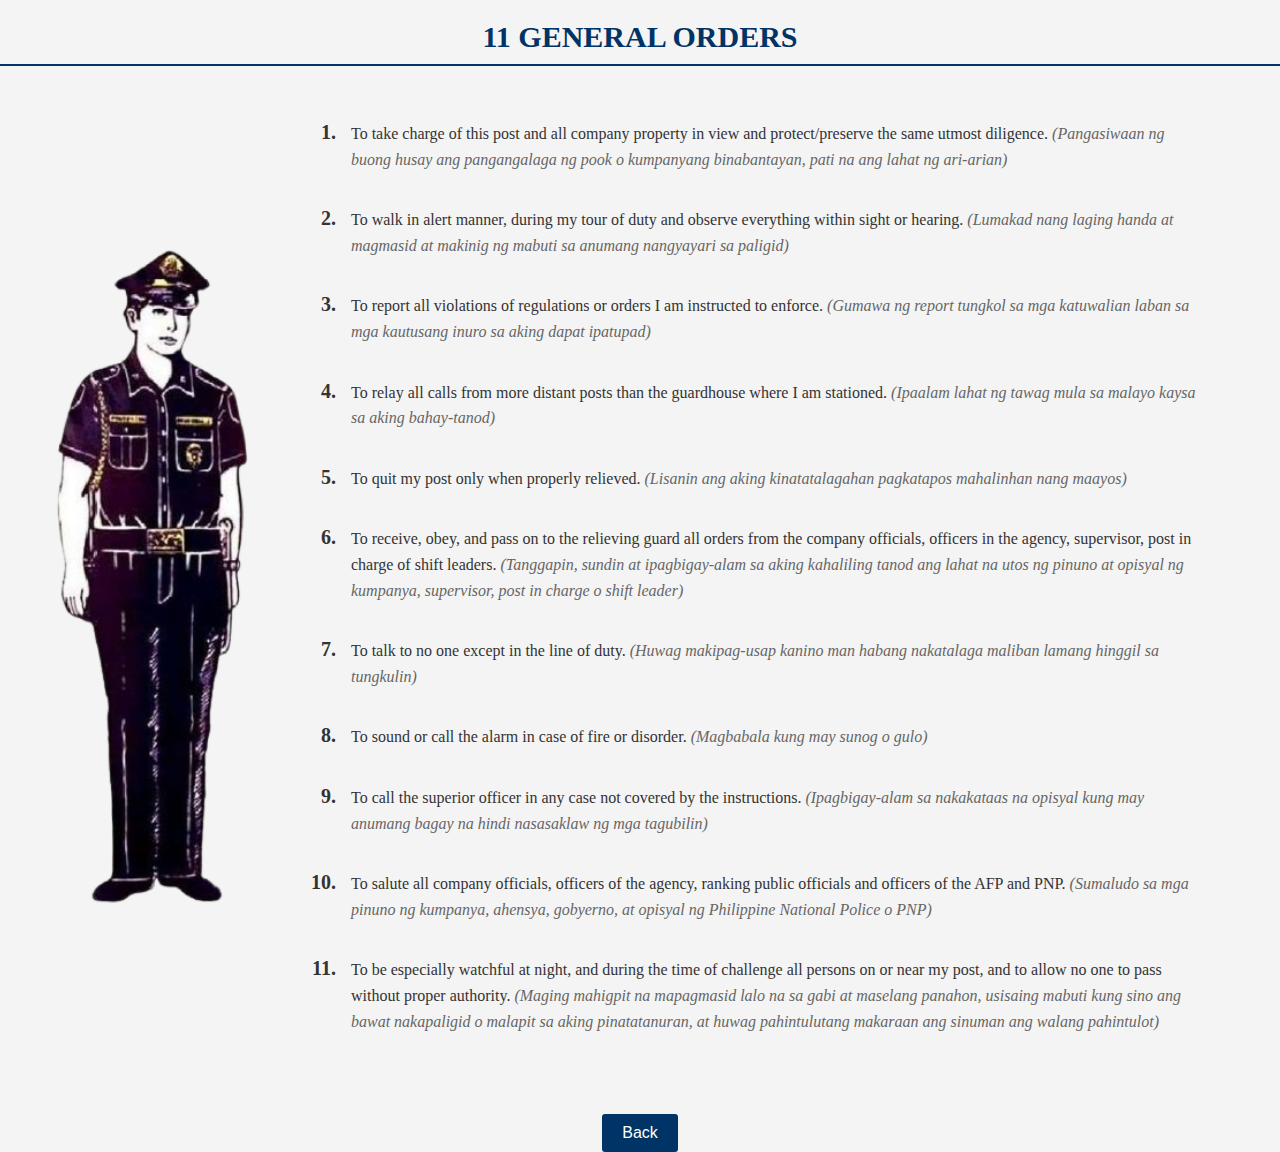
<file: general-orders.html>
<!DOCTYPE html>
<html lang="en">
<head>
    <meta charset="UTF-8">
    <meta name="viewport" content="width=device-width, initial-scale=1.0">
    <title>11 General Orders</title>
    <style>
        /* General Body Styles */
        body {
            font-family: "Times New Roman", Times, serif;
            background-color: #f4f4f4;
            margin: 0;
            padding: 0;
            color: #333;
            text-align: center;
        }

        /* Header Styling */
        h1 {
            font-size: 30px; /* Made the header a bit smaller */
            color: #003366;
            margin-top: 20px;
            text-transform: uppercase;
            font-weight: bold;
            border-bottom: 2px solid #003366;
            padding-bottom: 10px;
        }

        /* Container for image and text */
        .content-container {
            display: flex;
            align-items: center; /* Vertically align the image and text */
            justify-content: center;
            margin: 20px;
        }

        /* Image styling */
        .image-container {
            margin-right: 20px; /* Adjusted margin for better spacing */
        }

        img {
            width: 250px; /* Adjust image size */
            height: auto;
            border-radius: 10px;
        }

        /* Paragraph Styles for Orders */
        ol {
            list-style-type: decimal; /* Plain numbering */
            margin: 20px auto;
            padding: 0;
            width: 70%;
            text-align: left;
            font-size: 16px; /* Slightly smaller font size */
            line-height: 1.6;
        }

        ol li {
            margin-bottom: 10px;
            padding: 10px;
            background-color: transparent; /* No background */
            border: none;
        }

        /* Bold the Numbering (List markers) */
        ol li::marker {
            font-weight: bold; /* Bold the number */
            font-size: 20px; /* Optional: adjust the size of the number */
        }

        /* Styling for text inside parentheses */
        ol li span.parenthesis {
            color: #666; /* A different shade of black (gray) */
            font-style: italic; /* Optionally italicized for more emphasis */
        }

        /* Back Button Styles */
        button {
            padding: 10px 20px; /* Fixed padding */
            background-color: #003366;
            color: white;
            border: none;
            border-radius: 3px;
            cursor: pointer;
            font-size: 16px;
            margin-top: 20px; /* Added space above the button */
            text-decoration: none;
        }

        button:hover {
            background-color: #002244;
        }

        /* Responsive Styles */
        @media (max-width: 768px) {
            body {
                padding: 10px;
            }

            ol {
                width: 85%;
                font-size: 14px; /* Even smaller text on smaller screens */
            }

            .content-container {
                flex-direction: column; /* Stack the image and text on smaller screens */
                align-items: center;
            }

            .image-container {
                margin-right: 0;
                margin-bottom: 20px; /* Add space below the image on small screens */
            }
        }
    </style>
</head>
<body>

    <h1>11 General Orders</h1>

    <!-- Container for the image and text -->
    <div class="content-container">
        <!-- Image -->
        <div class="image-container">
            <!-- Adjusted the src path to a relative path -->
            <img src="Images/11 GO.png" alt="11 General Orders Image">
        </div>

        <!-- List of orders -->
        <ol>
            <li>To take charge of this post and all company property in view and protect/preserve the same utmost diligence. <span class="parenthesis">(Pangasiwaan ng buong husay ang pangangalaga ng pook o kumpanyang binabantayan, pati na ang lahat ng ari-arian)</span></li>
            <li>To walk in alert manner, during my tour of duty and observe everything within sight or hearing. <span class="parenthesis">(Lumakad nang laging handa at magmasid at makinig ng mabuti sa anumang nangyayari sa paligid)</span></li>
            <li>To report all violations of regulations or orders I am instructed to enforce. <span class="parenthesis">(Gumawa ng report tungkol sa mga katuwalian laban sa mga kautusang inuro sa aking dapat ipatupad)</span></li>
            <li>To relay all calls from more distant posts than the guardhouse where I am stationed. <span class="parenthesis">(Ipaalam lahat ng tawag mula sa malayo kaysa sa aking bahay-tanod)</span></li>
            <li>To quit my post only when properly relieved. <span class="parenthesis">(Lisanin ang aking kinatatalagahan pagkatapos mahalinhan nang maayos)</span></li>
            <li>To receive, obey, and pass on to the relieving guard all orders from the company officials, officers in the agency, supervisor, post in charge of shift leaders. <span class="parenthesis">(Tanggapin, sundin at ipagbigay-alam sa aking kahaliling tanod ang lahat na utos ng pinuno at opisyal ng kumpanya, supervisor, post in charge o shift leader)</span></li>
            <li>To talk to no one except in the line of duty. <span class="parenthesis">(Huwag makipag-usap kanino man habang nakatalaga maliban lamang hinggil sa tungkulin)</span></li>
            <li>To sound or call the alarm in case of fire or disorder. <span class="parenthesis">(Magbabala kung may sunog o gulo)</span></li>
            <li>To call the superior officer in any case not covered by the instructions. <span class="parenthesis">(Ipagbigay-alam sa nakakataas na opisyal kung may anumang bagay na hindi nasasaklaw ng mga tagubilin)</span></li>
            <li>To salute all company officials, officers of the agency, ranking public officials and officers of the AFP and PNP. <span class="parenthesis">(Sumaludo sa mga pinuno ng kumpanya, ahensya, gobyerno, at opisyal ng Philippine National Police o PNP)</span></li>
            <li>To be especially watchful at night, and during the time of challenge all persons on or near my post, and to allow no one to pass without proper authority. <span class="parenthesis">(Maging mahigpit na mapagmasid lalo na sa gabi at maselang panahon, usisaing mabuti kung sino ang bawat nakapaligid o malapit sa aking pinatatanuran, at huwag pahintulutang makaraan ang sinuman ang walang pahintulot)</span></li>
        </ol>
    </div>

    <button onclick="window.history.back();">Back</button> <!-- Back button to return to the previous page -->

</body>
</html>
</file>
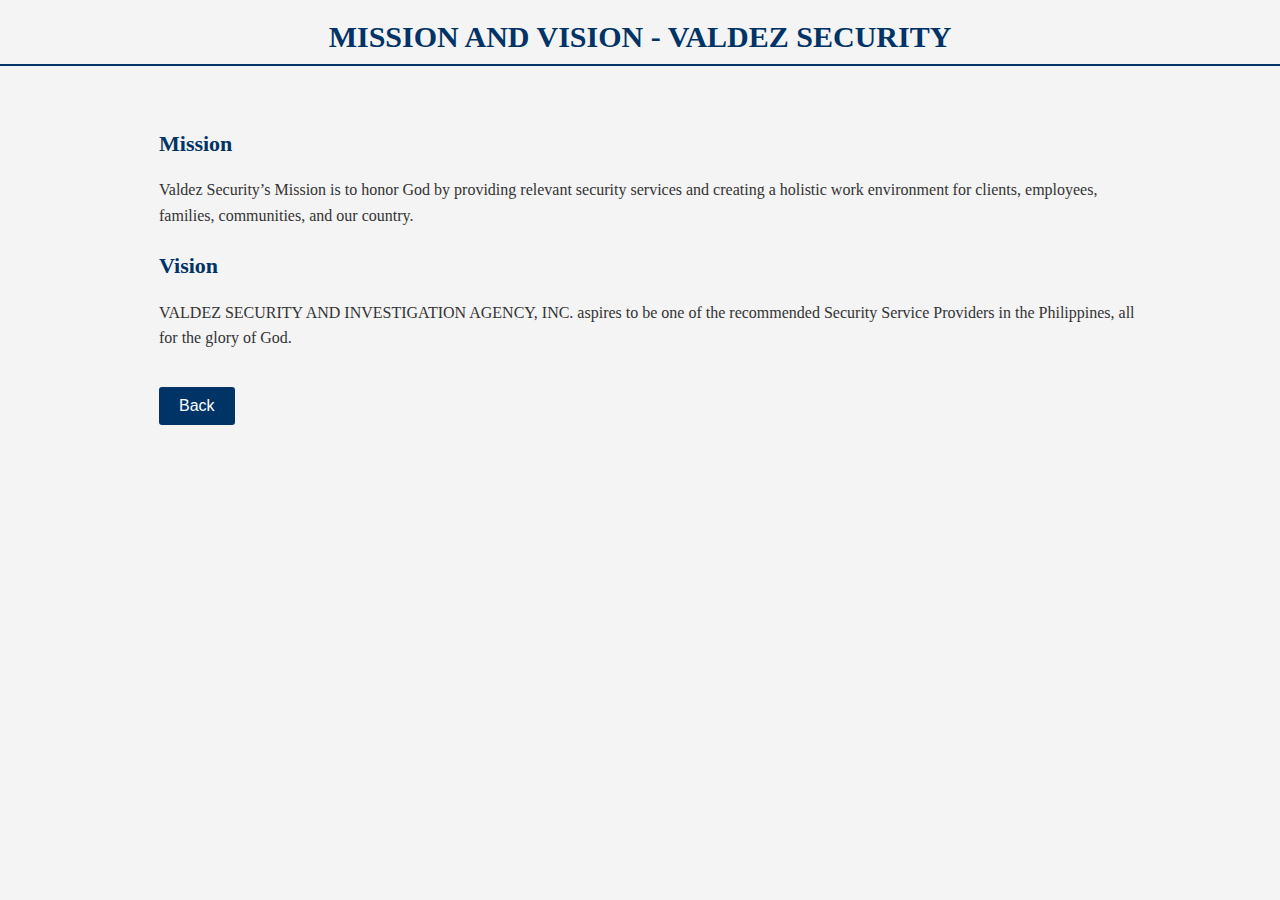
<file: missionandvision.html>
<!DOCTYPE html>
<html lang="en">
<head>
    <meta charset="UTF-8">
    <meta name="viewport" content="width=device-width, initial-scale=1.0">
    <title>Mission and Vision - Valdez Security</title>
    <style>
        /* General Body Styles */
        body {
            font-family: "Times New Roman", Times, serif;
            background-color: #f4f4f4;
            margin: 0;
            padding: 0;
            color: #333;
            text-align: center;
        }

        /* Header Styling */
        h1 {
            font-size: 30px;
            color: #003366;
            margin-top: 20px;
            text-transform: uppercase;
            font-weight: bold;
            border-bottom: 2px solid #003366;
            padding-bottom: 10px;
        }

        /* Main Content Styling */
        main {
            text-align: center;
            padding: 20px;
            font-size: 16px;
            line-height: 1.6;
        }

        /* Underline Important Text */
        .underline {
            text-decoration: underline;
            font-weight: bold;
        }

        /* Container for the Mission and Vision Text */
        .content-container {
            width: 80%;
            margin: 0 auto;
            text-align: left;
            padding-left: 30px;
        }

        /* Title for Mission and Vision Sections */
        .section-title {
            font-size: 22px;
            color: #003366;
            font-weight: bold;
            margin-top: 20px;
        }

        /* Section Styling */
        p {
            font-size: 16px;
            line-height: 1.6;
        }

        /* Back Button Styles */
        .back-btn {
            padding: 10px 20px;
            background-color: #003366;
            color: white;
            border: none;
            border-radius: 3px;
            cursor: pointer;
            font-size: 16px;
            margin-top: 20px;
        }

        .back-btn:hover {
            background-color: #002244;
        }

        /* Responsive Styles */
        @media (max-width: 768px) {
            body {
                padding: 10px;
            }

            .content-container {
                padding-left: 0;
            }
        }
    </style>
</head>
<body>

    <!-- Header Section without Logo -->
    <header>
        <h1>Mission and Vision - Valdez Security</h1>
    </header>

    <!-- Main Content for Mission and Vision -->
    <main>
        <div class="content-container">
            <!-- Mission Section -->
            <div class="section">
                <div class="section-title">Mission</div>
                <p>Valdez Security’s Mission is to honor God by providing relevant security services and creating a holistic work environment for clients, employees, families, communities, and our country.</p>
            </div>

            <!-- Vision Section -->
            <div class="section">
                <div class="section-title">Vision</div>
                <p>VALDEZ SECURITY AND INVESTIGATION AGENCY, INC. aspires to be one of the recommended Security Service Providers in the Philippines, all for the glory of God.</p>
            </div>

            <!-- Back Button -->
            <button class="back-btn" onclick="window.history.back();">Back</button>
        </div>
    </main>

</body>
</html>
</file>
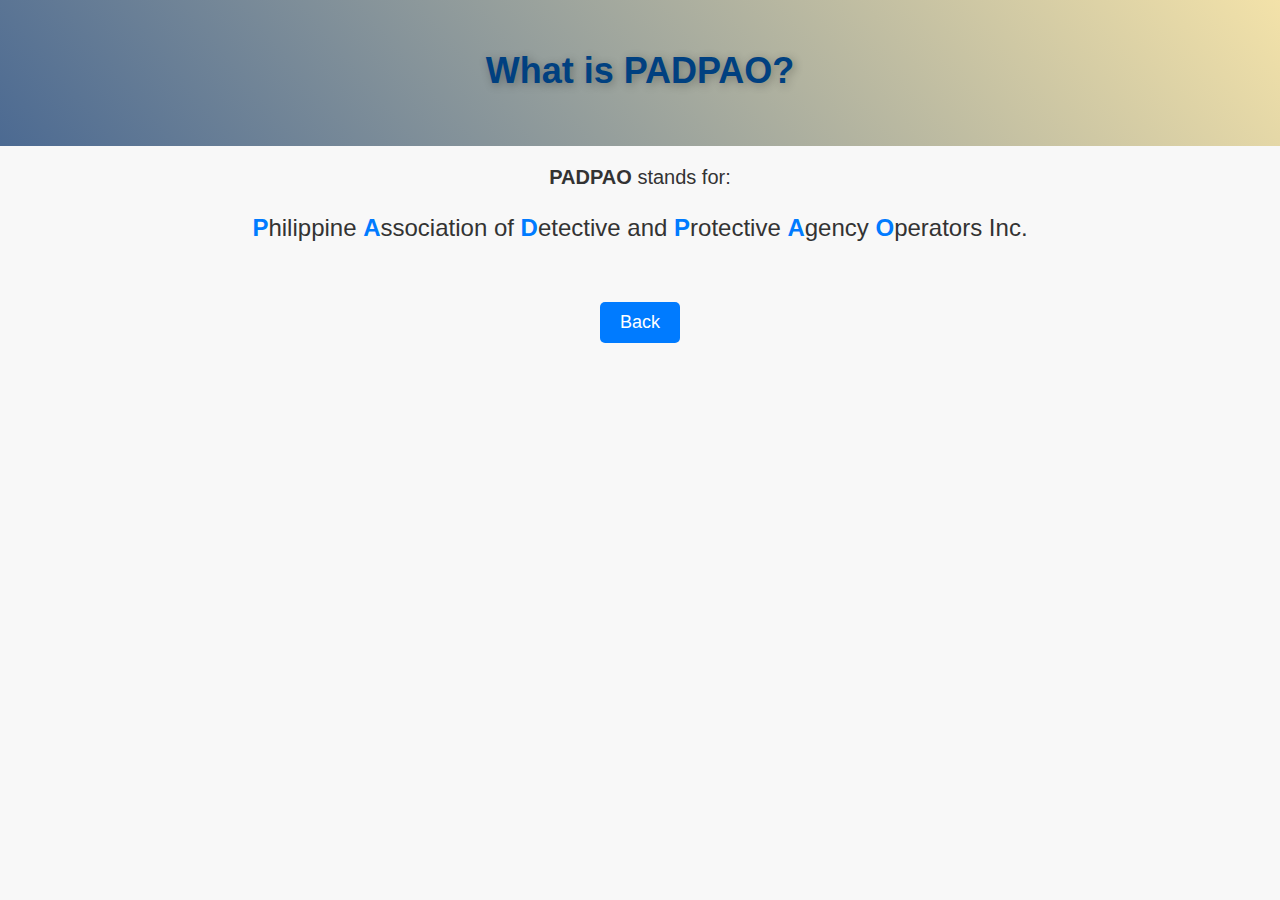
<file: padpao.html>
<!DOCTYPE html>
<html lang="en">
<head>
    <meta charset="UTF-8">
    <meta name="viewport" content="width=device-width, initial-scale=1.0">
    <title>What is PADPAO?</title>
    <style>
        /* General Body Styles */
        body {
            font-family: 'Arial', sans-serif;
            margin: 0;
            padding: 0;
            background-color: #f8f8f8;
            text-align: center;
            color: #333;
            box-sizing: border-box;
        }

        /* Minimalistic Header Section */
        header {
            background: linear-gradient(50deg, #4C6A92, #F3E2A9);
            padding: 30px 0;
            color: white;
            text-align: center;
        }

        /* Heading Styling */
        h1 {
            font-size: 36px;
            font-weight: bold;
            color: #004080; /* Blue color */
            margin-top: 20px;
            text-shadow: 2px 2px 10px rgba(0, 0, 0, 0.3);
        }

        p {
            font-size: 20px;
            color: #333;
        }

        /* Abbreviation Text Styling for PADPAO */
        .abbreviation {
            font-size: 24px;
            font-weight: normal;
            margin-top: 20px;
            line-height: 1.6;
        }

        .abbreviation span {
            font-weight: bold;
            color: #007BFF; /* Blue color for each first letter */
        }

        /* Button Style */
        button {
            padding: 10px 20px;
            background-color: #007BFF;
            color: white;
            border: none;
            border-radius: 5px;
            cursor: pointer;
            margin-top: 30px;
            font-size: 18px;
            transition: background-color 0.3s ease;
        }

        button:hover {
            background-color: #0056b3;
        }

        /* Gradient Animation Keyframes */
        @keyframes gradientAnimation {
            0% {
                background-position: 0% 50%;
            }
            50% {
                background-position: 100% 50%;
            }
            100% {
                background-position: 0% 50%;
            }
        }

        /* Responsive Styles */
        @media (max-width: 768px) {
            header h1 {
                font-size: 28px;
            }

            .abbreviation {
                font-size: 20px;
            }

            button {
                font-size: 16px;
                padding: 8px 15px;
            }
        }
    </style>
</head>
<body>

    <!-- Minimalistic Header Section -->
    <header>
        <h1>What is PADPAO?</h1>
    </header>

    <!-- Main Content Section -->
    <main>
        <p><strong>PADPAO</strong> stands for:</p>
        <p class="abbreviation">
            <span>P</span>hilippine <span>A</span>ssociation of <span>D</span>etective and <span>P</span>rotective <span>A</span>gency <span>O</span>perators Inc.
        </p>

        <!-- Back Button -->
        <button onclick="window.history.back();">Back</button>
    </main>

    <script>
        // Optional: Fade-in effect when the page loads
        window.onload = function() {
            document.body.style.opacity = 1;
            document.body.style.transition = "opacity 1s ease-in-out";
        };
    </script>

</body>
</html>
</file>
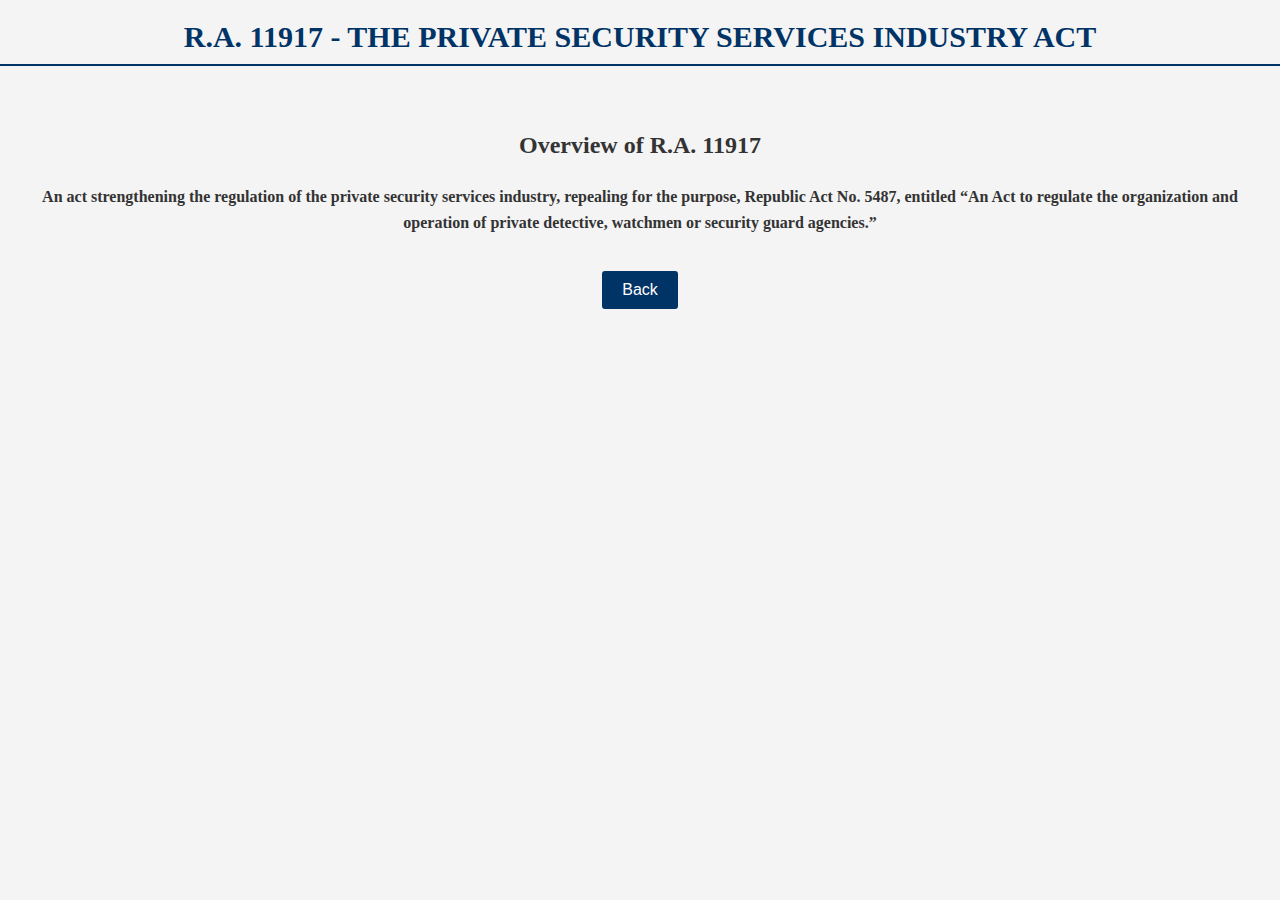
<file: ra11917.html>
<!DOCTYPE html>
<html lang="en">
<head>
    <meta charset="UTF-8">
    <meta name="viewport" content="width=device-width, initial-scale=1.0">
    <title>R.A. 11917 - The Private Security Services Industry Act</title>
    <style>
        /* General Body Styles */
        body {
            font-family: "Times New Roman", Times, serif;
            background-color: #f4f4f4;
            margin: 0;
            padding: 0;
            color: #333;
            text-align: center;
        }

        /* Header Styling */
        h1 {
            font-size: 30px;
            color: #003366;
            margin-top: 20px;
            text-transform: uppercase;
            font-weight: bold;
            border-bottom: 2px solid #003366;
            padding-bottom: 10px;
        }

        /* Main Content Styling */
        main {
            text-align: center;
            padding: 20px;
            font-size: 16px;
            line-height: 1.6;
        }

        /* Underline Important Text */
        .underline {
            text-decoration: underline;
            font-weight: bold;
        }

        /* Back Button Styles */
        .back-btn {
            padding: 10px 20px;
            background-color: #003366;
            color: white;
            border: none;
            border-radius: 3px;
            cursor: pointer;
            font-size: 16px;
            margin-top: 20px;
        }

        .back-btn:hover {
            background-color: #002244;
        }

        /* Responsive Styles */
        @media (max-width: 768px) {
            body {
                padding: 10px;
            }
        }
    </style>
</head>
<body>

    <!-- Header Section without Logo -->
    <header>
        <h1>R.A. 11917 - The Private Security Services Industry Act</h1>
    </header>

    <!-- Main Content for R.A. 11917 -->
    <main>
        <h2>Overview of R.A. 11917</h2>

        <p>
            <strong>An act strengthening the regulation of the private security services industry, repealing for the purpose, Republic Act No. 5487, entitled “An Act to regulate the organization and operation of private detective, watchmen or security guard agencies.”</strong>
        </p>

        <!-- Back Button -->
        <button class="back-btn" onclick="window.history.back();">Back</button>
    </main>

</body>
</html>
</file>
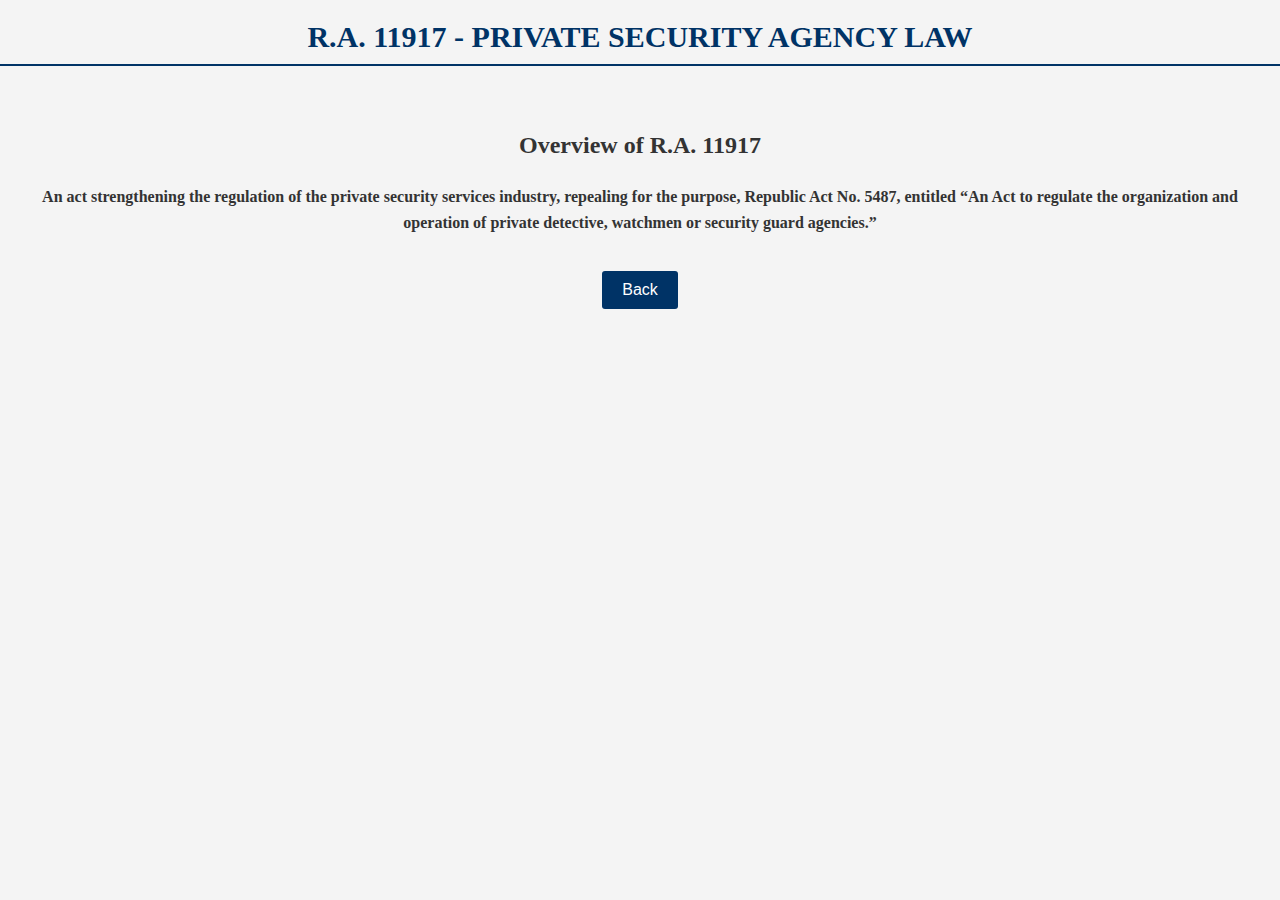
<file: ra5487.html>
<!DOCTYPE html>
<html lang="en">
<head>
    <meta charset="UTF-8">
    <meta name="viewport" content="width=device-width, initial-scale=1.0">
    <title>R.A. 11917 - Private Security Agency Law</title>
    <style>
        /* General Body Styles */
        body {
            font-family: "Times New Roman", Times, serif;
            background-color: #f4f4f4;
            margin: 0;
            padding: 0;
            color: #333;
            text-align: center;
        }

        /* Header Styling */
        h1 {
            font-size: 30px;
            color: #003366;
            margin-top: 20px;
            text-transform: uppercase;
            font-weight: bold;
            border-bottom: 2px solid #003366;
            padding-bottom: 10px;
        }

        /* Main Content Styling */
        main {
            text-align: center;
            padding: 20px;
            font-size: 16px;
            line-height: 1.6;
        }

        /* Underline Important Text */
        .underline {
            text-decoration: underline;
            font-weight: bold;
        }

        /* Back Button Styles */
        .back-btn {
            padding: 10px 20px;
            background-color: #003366;
            color: white;
            border: none;
            border-radius: 3px;
            cursor: pointer;
            font-size: 16px;
            margin-top: 20px;
        }

        .back-btn:hover {
            background-color: #002244;
        }

        /* Responsive Styles */
        @media (max-width: 768px) {
            body {
                padding: 10px;
            }
        }
    </style>
</head>
<body>

    <!-- Header Section without Logo -->
    <header>
        <h1>R.A. 11917 - Private Security Agency Law</h1>
    </header>

    <!-- Main Content for R.A. 11917 -->
    <main>
        <h2>Overview of R.A. 11917</h2>

        <p>
            <strong>An act strengthening the regulation of the private security services industry, repealing for the purpose, Republic Act No. 5487, entitled “An Act to regulate the organization and operation of private detective, watchmen or security guard agencies.”</strong>
        </p>

        <!-- Back Button -->
        <button class="back-btn" onclick="window.history.back();">Back</button>
    </main>

</body>
</html>
</file>
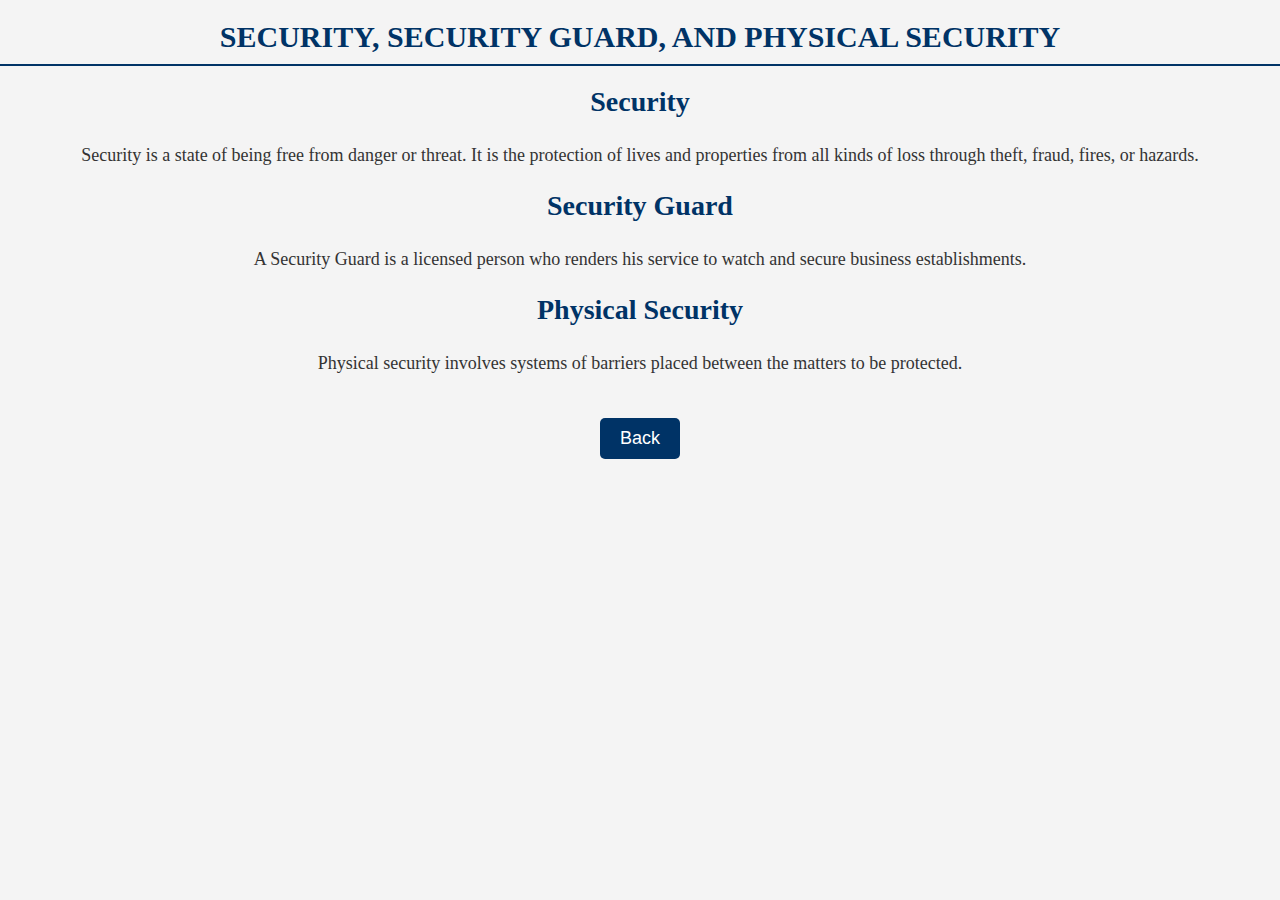
<file: security.html>
<!DOCTYPE html>
<html lang="en">
<head>
    <meta charset="UTF-8">
    <meta name="viewport" content="width=device-width, initial-scale=1.0">
    <title>Security, Security Guard, and Physical Security</title>
    <style>
        /* General Body Styles */
        body {
            font-family: "Times New Roman", Times, serif;
            background-color: #f4f4f4;
            margin: 0;
            padding: 0;
            color: #333;
            text-align: center;
        }

        /* Header Styling */
        h1 {
            font-size: 30px; 
            color: #003366;
            margin-top: 20px;
            text-transform: uppercase;
            font-weight: bold;
            border-bottom: 2px solid #003366;
            padding-bottom: 10px;
        }

        h2 {
            font-size: 28px;
            margin-top: 20px;
            color: #003366;
        }

        /* Paragraph Styling */
        p {
            font-size: 18px;
            line-height: 1.6;
            color: #333;
            margin: 10px 0;
        }

        /* List Styling */
        ul {
            list-style-type: none;
            padding: 0;
            font-size: 18px;
            margin: 0;
            text-align: left;
        }

        li {
            margin: 10px 0;
        }

        /* Button Styling */
        button {
            padding: 10px 20px;
            background-color: #003366;
            color: white;
            border: none;
            border-radius: 5px;
            cursor: pointer;
            font-size: 18px;
            margin-top: 30px;
            transition: background-color 0.3s ease;
        }

        button:hover {
            background-color: #0056b3;
        }

        /* Responsive Styles for Smaller Screens */
        @media (max-width: 768px) {
            body {
                padding: 10px;
            }

            h1 {
                font-size: 24px; /* Smaller header on smaller screens */
            }

            h2 {
                font-size: 24px; /* Adjust heading size for smaller screens */
            }

            p {
                font-size: 16px; /* Adjust text size for readability */
            }

            button {
                font-size: 16px; /* Button font size adjustment */
            }
        }
    </style>
</head>
<body>

    <h1>Security, Security Guard, and Physical Security</h1>

    <h2>Security</h2>
    <p>Security is a state of being free from danger or threat. It is the protection of lives and properties from all kinds of loss through theft, fraud, fires, or hazards.</p>

    <h2>Security Guard</h2>
    <p>A Security Guard is a licensed person who renders his service to watch and secure business establishments.</p>

    <h2>Physical Security</h2>
    <p>Physical security involves systems of barriers placed between the matters to be protected.</p>

    <!-- Back Button -->
    <button onclick="window.history.back();">Back</button>

</body>
</html>
</file>
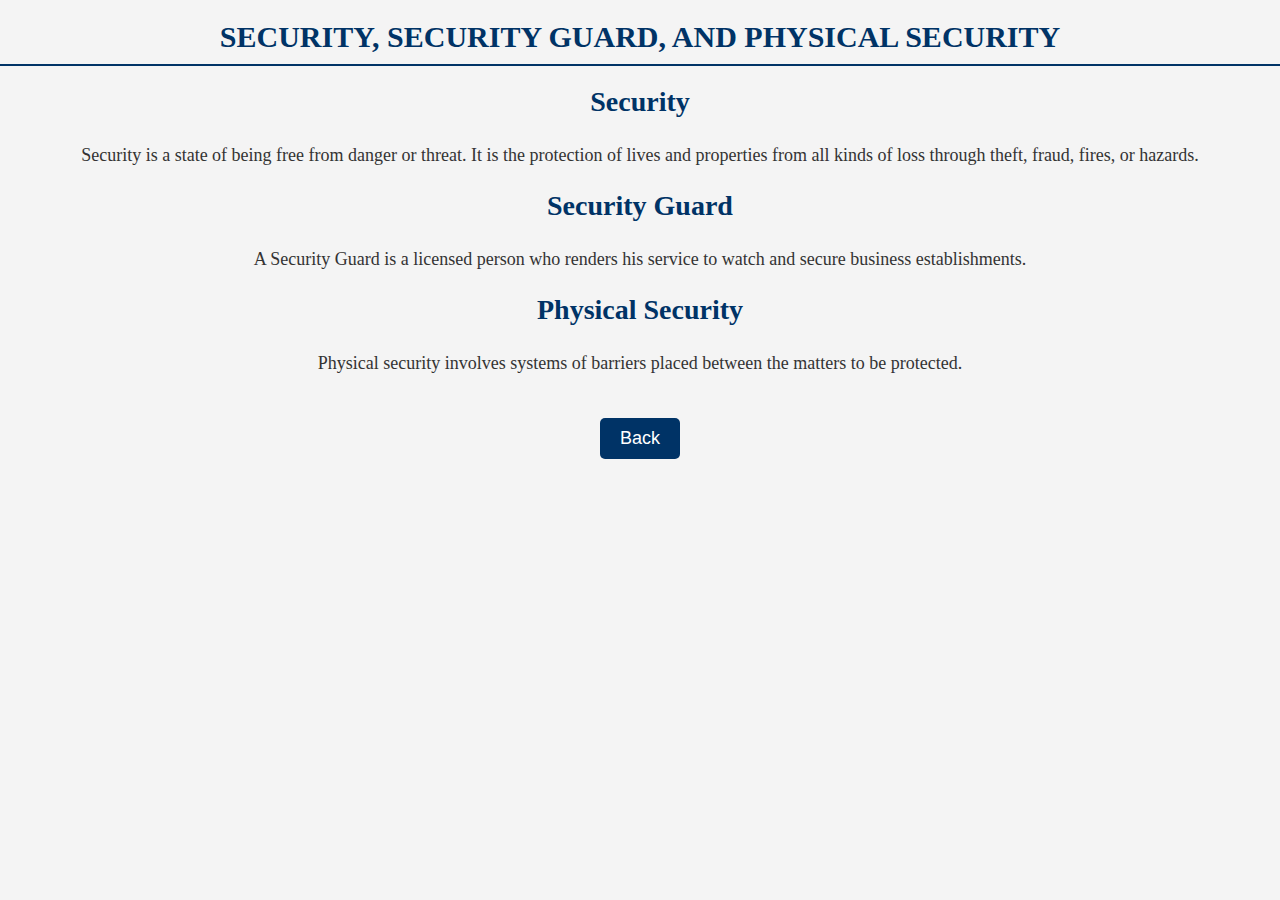
<file: Security.html>
<!DOCTYPE html>
<html lang="en">
<head>
    <meta charset="UTF-8">
    <meta name="viewport" content="width=device-width, initial-scale=1.0">
    <title>Security, Security Guard, and Physical Security</title>
    <style>
        /* General Body Styles */
        body {
            font-family: "Times New Roman", Times, serif;
            background-color: #f4f4f4;
            margin: 0;
            padding: 0;
            color: #333;
            text-align: center;
        }

        /* Header Styling */
        h1 {
            font-size: 30px; 
            color: #003366;
            margin-top: 20px;
            text-transform: uppercase;
            font-weight: bold;
            border-bottom: 2px solid #003366;
            padding-bottom: 10px;
        }

        h2 {
            font-size: 28px;
            margin-top: 20px;
            color: #003366;
        }

        /* Paragraph Styling */
        p {
            font-size: 18px;
            line-height: 1.6;
            color: #333;
            margin: 10px 0;
        }

        /* List Styling */
        ul {
            list-style-type: none;
            padding: 0;
            font-size: 18px;
            margin: 0;
            text-align: left;
        }

        li {
            margin: 10px 0;
        }

        /* Button Styling */
        button {
            padding: 10px 20px;
            background-color: #003366;
            color: white;
            border: none;
            border-radius: 5px;
            cursor: pointer;
            font-size: 18px;
            margin-top: 30px;
            transition: background-color 0.3s ease;
        }

        button:hover {
            background-color: #0056b3;
        }

        /* Responsive Styles for Smaller Screens */
        @media (max-width: 768px) {
            body {
                padding: 10px;
            }

            h1 {
                font-size: 24px; /* Smaller header on smaller screens */
            }

            h2 {
                font-size: 24px; /* Adjust heading size for smaller screens */
            }

            p {
                font-size: 16px; /* Adjust text size for readability */
            }

            button {
                font-size: 16px; /* Button font size adjustment */
            }
        }
    </style>
</head>
<body>

    <h1>Security, Security Guard, and Physical Security</h1>

    <h2>Security</h2>
    <p>Security is a state of being free from danger or threat. It is the protection of lives and properties from all kinds of loss through theft, fraud, fires, or hazards.</p>

    <h2>Security Guard</h2>
    <p>A Security Guard is a licensed person who renders his service to watch and secure business establishments.</p>

    <h2>Physical Security</h2>
    <p>Physical security involves systems of barriers placed between the matters to be protected.</p>

    <!-- Back Button -->
    <button onclick="window.history.back();">Back</button>

</body>
</html>
</file>
